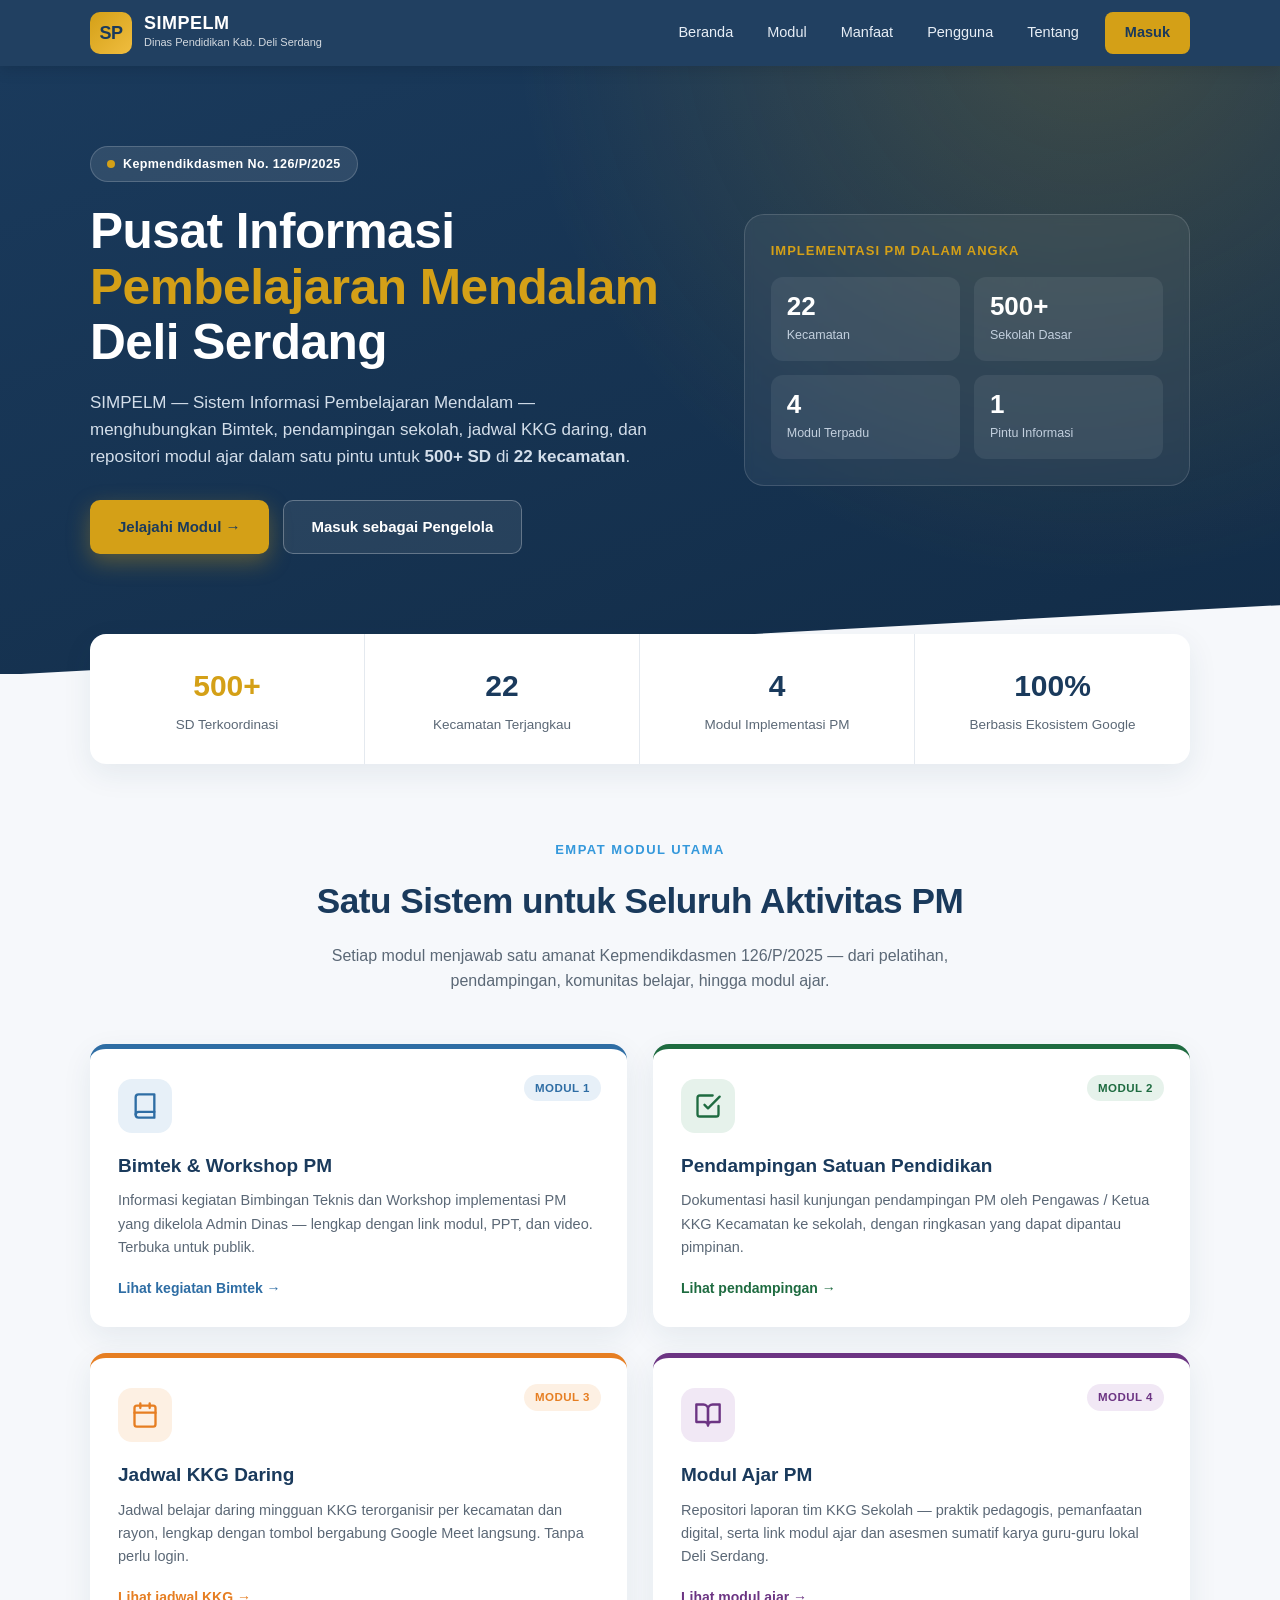
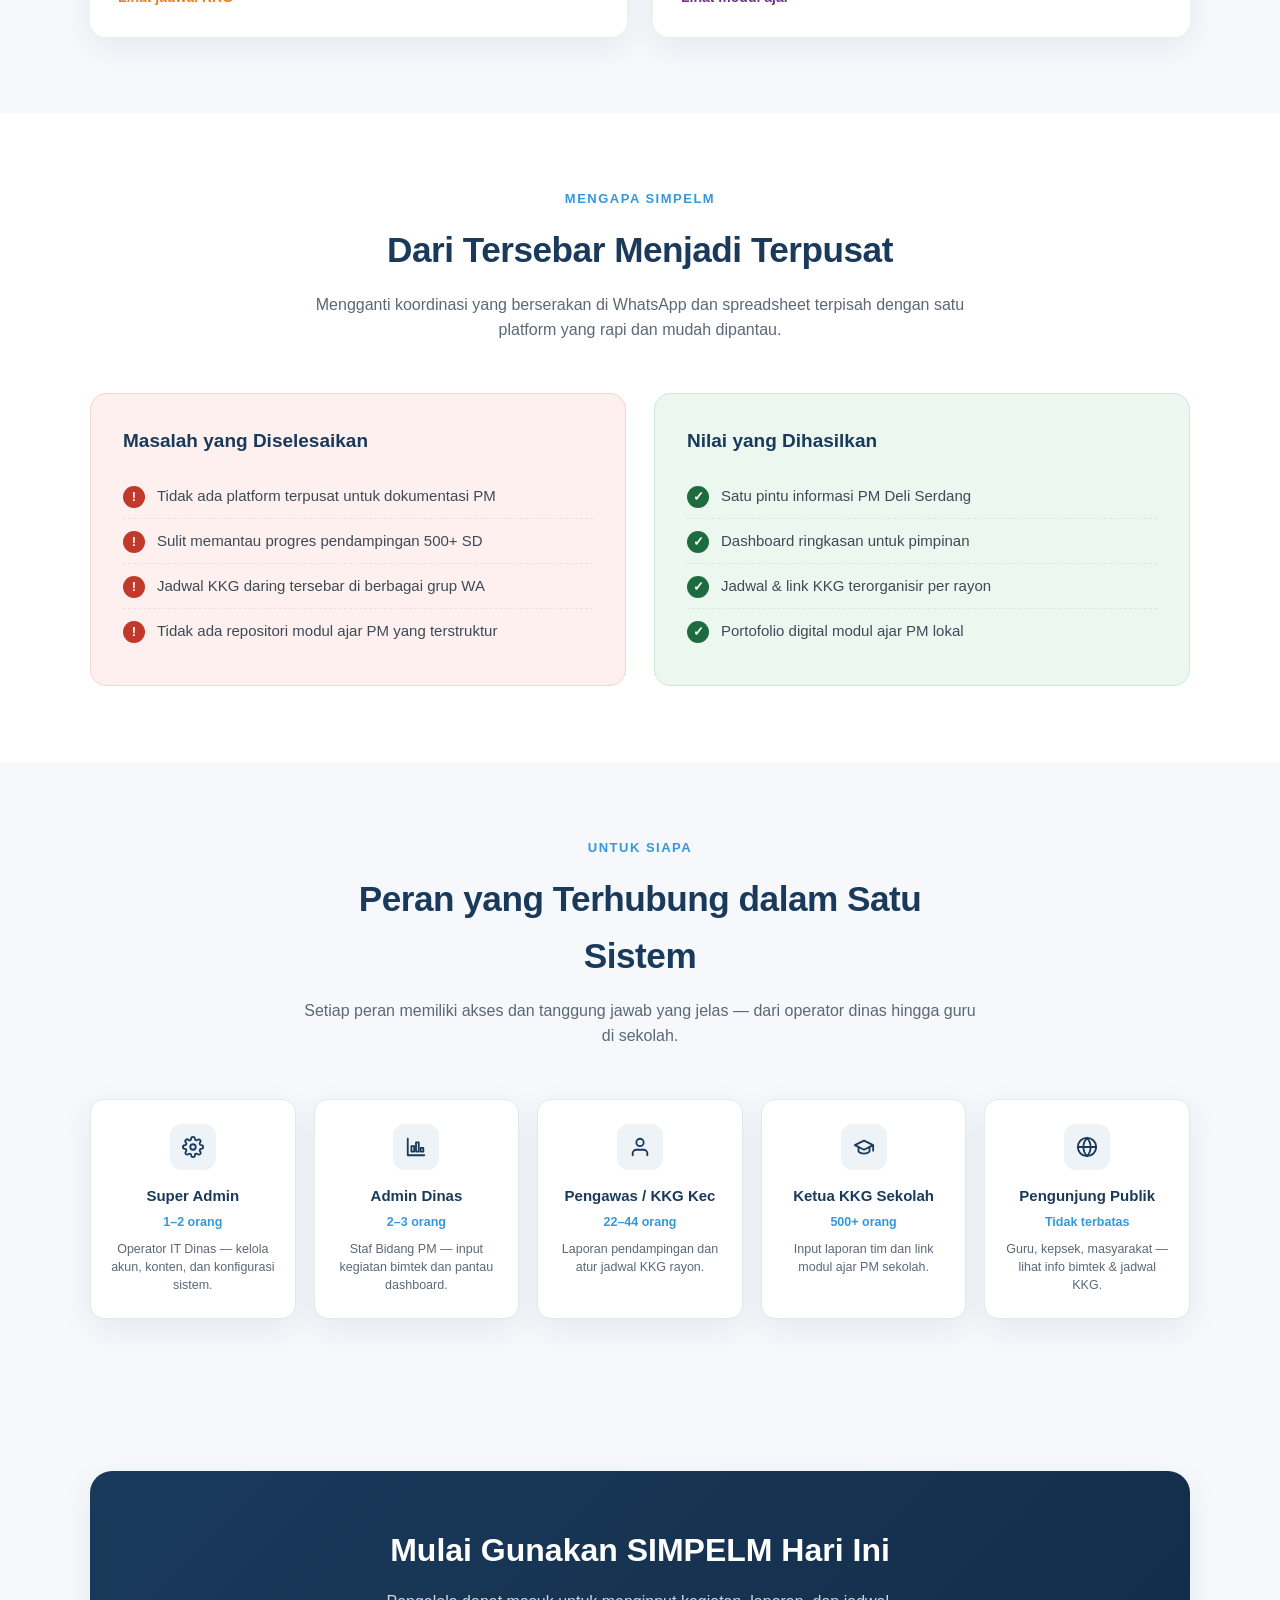
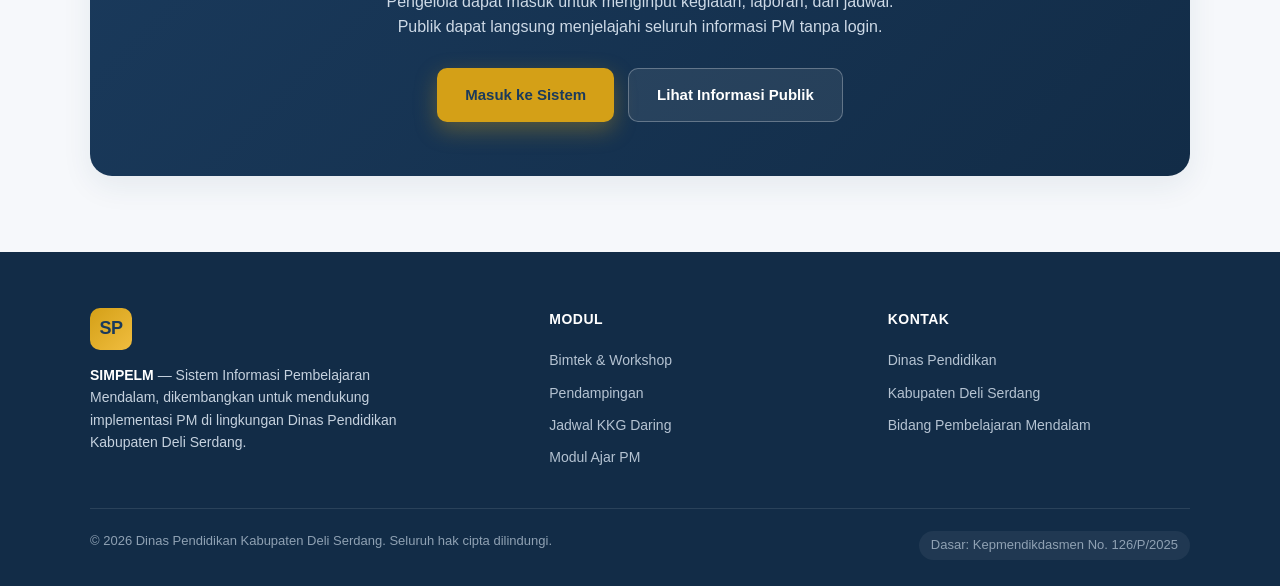
<file: index.html>
<!DOCTYPE html>
<html lang="id">
<head>
<meta charset="UTF-8" />
<meta name="viewport" content="width=device-width, initial-scale=1.0" />
<title>SIMPELM — Sistem Informasi Pembelajaran Mendalam | Dinas Pendidikan Kab. Deli Serdang</title>
<meta name="description" content="SIMPELM — Sistem Informasi Pembelajaran Mendalam Dinas Pendidikan Kabupaten Deli Serdang. Pusat informasi Bimtek, Pendampingan, Jadwal KKG Daring, dan Modul Ajar Pembelajaran Mendalam sesuai Kepmendikdasmen 126/P/2025." />
<style>
  :root {
    --navy: #1A3A5C;
    --navy-dark: #122c47;
    --gold: #D4A017;
    --accent: #3498DB;
    --m1: #2E6DA4;   /* Bimtek - biru */
    --m2: #1E6B40;   /* Pendampingan - hijau */
    --m3: #E67E22;   /* KKG Daring - oranye */
    --m4: #6C3483;   /* Modul Ajar - ungu */
    --ink: #2b3440;
    --muted: #5b6876;
    --line: #e4e9ef;
    --bg: #f6f8fb;
    --white: #ffffff;
    --radius: 16px;
    --shadow: 0 10px 30px rgba(26, 58, 92, 0.08);
    --shadow-hover: 0 18px 45px rgba(26, 58, 92, 0.16);
  }

  * { margin: 0; padding: 0; box-sizing: border-box; }

  html { scroll-behavior: smooth; }

  body {
    font-family: 'Segoe UI', Arial, Helvetica, sans-serif;
    color: var(--ink);
    background: var(--bg);
    line-height: 1.6;
    -webkit-font-smoothing: antialiased;
  }

  a { text-decoration: none; color: inherit; }

  .container {
    width: 100%;
    max-width: 1140px;
    margin: 0 auto;
    padding: 0 20px;
  }

  /* ---------- Navbar ---------- */
  .navbar {
    position: sticky;
    top: 0;
    z-index: 100;
    background: rgba(26, 58, 92, 0.97);
    backdrop-filter: blur(6px);
    color: #fff;
    box-shadow: 0 2px 16px rgba(0, 0, 0, 0.15);
  }
  .nav-inner {
    display: flex;
    align-items: center;
    justify-content: space-between;
    height: 66px;
  }
  .brand { display: flex; align-items: center; gap: 12px; }
  .brand-logo {
    width: 42px; height: 42px;
    border-radius: 10px;
    background: linear-gradient(135deg, var(--gold), #f0bd3f);
    color: var(--navy);
    display: grid; place-items: center;
    font-weight: 800; font-size: 18px;
    letter-spacing: -.5px;
    flex-shrink: 0;
  }
  .brand-text strong { display: block; font-size: 18px; letter-spacing: .5px; line-height: 1.1; }
  .brand-text span { display: block; font-size: 11px; opacity: .8; }

  .nav-links { display: flex; align-items: center; gap: 6px; }
  .nav-links a {
    padding: 8px 14px;
    border-radius: 8px;
    font-size: 14.5px;
    font-weight: 500;
    color: #e7eef6;
    transition: background .2s, color .2s;
  }
  .nav-links a:hover { background: rgba(255, 255, 255, 0.12); color: #fff; }
  .btn-login {
    background: var(--gold) !important;
    color: var(--navy) !important;
    font-weight: 700 !important;
    padding: 9px 20px !important;
    margin-left: 6px;
  }
  .btn-login:hover { background: #f0bd3f !important; }

  .nav-toggle {
    display: none;
    background: none; border: none; cursor: pointer;
    width: 42px; height: 42px;
    flex-direction: column; justify-content: center; gap: 5px;
  }
  .nav-toggle span { display: block; height: 2.5px; width: 24px; background: #fff; border-radius: 2px; transition: .3s; }

  /* ---------- Hero ---------- */
  .hero {
    background:
      radial-gradient(circle at 85% -10%, rgba(212, 160, 23, 0.22), transparent 45%),
      linear-gradient(160deg, var(--navy) 0%, var(--navy-dark) 100%);
    color: #fff;
    padding: 80px 0 96px;
    position: relative;
    overflow: hidden;
  }
  .hero::after {
    content: "";
    position: absolute; left: 0; right: 0; bottom: -1px; height: 70px;
    background: var(--bg);
    clip-path: polygon(0 100%, 100% 100%, 100% 0);
  }
  .hero-grid {
    display: grid;
    grid-template-columns: 1.15fr .85fr;
    gap: 50px;
    align-items: center;
    position: relative; z-index: 2;
  }
  .eyebrow {
    display: inline-flex; align-items: center; gap: 8px;
    background: rgba(255, 255, 255, 0.1);
    border: 1px solid rgba(255, 255, 255, 0.18);
    padding: 7px 16px; border-radius: 999px;
    font-size: 12.5px; font-weight: 600; letter-spacing: .4px;
    margin-bottom: 22px;
  }
  .eyebrow .dot { width: 8px; height: 8px; border-radius: 50%; background: var(--gold); }
  .hero h1 {
    font-size: clamp(2rem, 4.4vw, 3.1rem);
    line-height: 1.12;
    font-weight: 800;
    letter-spacing: -.5px;
    margin-bottom: 18px;
  }
  .hero h1 .accent { color: var(--gold); }
  .hero p.lead {
    font-size: 17px;
    color: #d3deea;
    max-width: 560px;
    margin-bottom: 30px;
  }
  .hero-cta { display: flex; flex-wrap: wrap; gap: 14px; }
  .btn {
    display: inline-flex; align-items: center; gap: 9px;
    padding: 14px 28px;
    border-radius: 10px;
    font-size: 15px; font-weight: 700;
    cursor: pointer; border: none;
    transition: transform .15s, box-shadow .2s, background .2s;
  }
  .btn:hover { transform: translateY(-2px); }
  .btn-primary { background: var(--gold); color: var(--navy); box-shadow: 0 8px 22px rgba(212, 160, 23, .35); }
  .btn-primary:hover { background: #f0bd3f; }
  .btn-ghost { background: rgba(255, 255, 255, 0.08); color: #fff; border: 1px solid rgba(255, 255, 255, 0.28); }
  .btn-ghost:hover { background: rgba(255, 255, 255, 0.16); }

  /* hero card */
  .hero-card {
    background: rgba(255, 255, 255, 0.06);
    border: 1px solid rgba(255, 255, 255, 0.14);
    border-radius: 20px;
    padding: 26px;
    backdrop-filter: blur(4px);
  }
  .hero-card h4 { font-size: 13px; text-transform: uppercase; letter-spacing: 1px; color: var(--gold); margin-bottom: 16px; }
  .mini-stats { display: grid; grid-template-columns: 1fr 1fr; gap: 14px; }
  .mini-stat {
    background: rgba(255, 255, 255, 0.07);
    border-radius: 12px;
    padding: 16px;
  }
  .mini-stat .num { font-size: 26px; font-weight: 800; color: #fff; line-height: 1; }
  .mini-stat .lbl { font-size: 12.5px; color: #c3d0de; margin-top: 6px; }

  /* ---------- Section base ---------- */
  section { padding: 76px 0; }
  .section-head { text-align: center; max-width: 680px; margin: 0 auto 50px; }
  .section-head .kicker {
    color: var(--accent); font-weight: 700; font-size: 13px;
    letter-spacing: 1.5px; text-transform: uppercase; margin-bottom: 12px; display: block;
  }
  .section-head h2 { font-size: clamp(1.6rem, 3vw, 2.2rem); color: var(--navy); letter-spacing: -.5px; }
  .section-head p { color: var(--muted); margin-top: 14px; font-size: 16px; }

  /* ---------- Stats strip ---------- */
  .stats-strip {
    background: #fff;
    margin-top: -40px;
    position: relative; z-index: 3;
    border-radius: var(--radius);
    box-shadow: var(--shadow);
    display: grid;
    grid-template-columns: repeat(4, 1fr);
    overflow: hidden;
  }
  .stat-cell { padding: 28px 22px; text-align: center; border-right: 1px solid var(--line); }
  .stat-cell:last-child { border-right: none; }
  .stat-cell .num { font-size: 30px; font-weight: 800; color: var(--navy); }
  .stat-cell .num span { color: var(--gold); }
  .stat-cell .lbl { font-size: 13.5px; color: var(--muted); margin-top: 4px; }

  /* ---------- Modules ---------- */
  .modules-grid { display: grid; grid-template-columns: repeat(2, 1fr); gap: 26px; }
  .module-card {
    background: #fff;
    border-radius: var(--radius);
    padding: 30px 28px 28px;
    box-shadow: var(--shadow);
    border-top: 5px solid var(--mc, var(--navy));
    position: relative;
    transition: transform .2s, box-shadow .25s;
    display: flex; flex-direction: column;
  }
  .module-card:hover { transform: translateY(-5px); box-shadow: var(--shadow-hover); }
  .module-icon {
    width: 54px; height: 54px; border-radius: 14px;
    display: grid; place-items: center;
    background: var(--mc-soft, #eef3f8);
    color: var(--mc, var(--navy));
    margin-bottom: 18px;
  }
  .module-icon svg { width: 28px; height: 28px; }
  .module-tag {
    position: absolute; top: 26px; right: 26px;
    font-size: 11.5px; font-weight: 700; letter-spacing: .5px;
    color: var(--mc, var(--navy));
    background: var(--mc-soft, #eef3f8);
    padding: 4px 11px; border-radius: 999px;
  }
  .module-card h3 { font-size: 19px; color: var(--navy); margin-bottom: 8px; }
  .module-card p { color: var(--muted); font-size: 14.5px; margin-bottom: 18px; flex-grow: 1; }
  .module-link {
    font-weight: 700; font-size: 14px; color: var(--mc, var(--navy));
    display: inline-flex; align-items: center; gap: 7px;
    transition: gap .2s;
  }
  .module-card:hover .module-link { gap: 12px; }

  /* ---------- Problem / Value ---------- */
  .pv-section { background: #fff; }
  .pv-grid { display: grid; grid-template-columns: 1fr 1fr; gap: 28px; }
  .pv-card { border-radius: var(--radius); padding: 32px; border: 1px solid var(--line); }
  .pv-card.problem { background: #fdf0ee; border-color: #f6d5cf; }
  .pv-card.value { background: #ecf7f0; border-color: #cdead9; }
  .pv-card h3 { font-size: 19px; margin-bottom: 18px; color: var(--navy); display: flex; align-items: center; gap: 10px; }
  .pv-list { list-style: none; }
  .pv-list li {
    display: flex; align-items: flex-start; gap: 12px;
    padding: 10px 0; font-size: 15px; color: #3d4a57;
    border-bottom: 1px dashed rgba(0, 0, 0, .07);
  }
  .pv-list li:last-child { border-bottom: none; }
  .pv-mark { flex-shrink: 0; width: 22px; height: 22px; border-radius: 50%; display: grid; place-items: center; font-size: 13px; font-weight: 800; color: #fff; margin-top: 2px; }
  .problem .pv-mark { background: #c0392b; }
  .value .pv-mark { background: #1E6B40; }

  /* ---------- Roles ---------- */
  .roles-grid { display: grid; grid-template-columns: repeat(5, 1fr); gap: 18px; }
  .role-card {
    background: #fff; border-radius: 14px; padding: 24px 18px; text-align: center;
    box-shadow: var(--shadow); border: 1px solid var(--line);
  }
  .role-ico { width: 46px; height: 46px; margin: 0 auto 14px; border-radius: 12px; background: #eef3f8; color: var(--navy); display: grid; place-items: center; }
  .role-card h4 { font-size: 15px; color: var(--navy); margin-bottom: 4px; }
  .role-card .count { font-size: 12.5px; color: var(--accent); font-weight: 700; margin-bottom: 8px; }
  .role-card p { font-size: 12.5px; color: var(--muted); line-height: 1.45; }

  /* ---------- CTA band ---------- */
  .cta-band {
    background: linear-gradient(135deg, var(--navy), var(--navy-dark));
    border-radius: 22px;
    padding: 54px 40px;
    text-align: center;
    color: #fff;
    box-shadow: var(--shadow);
  }
  .cta-band h2 { font-size: clamp(1.5rem, 3vw, 2rem); margin-bottom: 12px; }
  .cta-band p { color: #cdd9e6; max-width: 540px; margin: 0 auto 28px; }

  /* ---------- Footer ---------- */
  footer {
    background: var(--navy-dark);
    color: #c5d1de;
    padding: 56px 0 26px;
  }
  .footer-grid { display: grid; grid-template-columns: 1.4fr 1fr 1fr; gap: 36px; padding-bottom: 34px; border-bottom: 1px solid rgba(255, 255, 255, .1); }
  .footer-brand .brand-logo { margin-bottom: 14px; }
  .footer-brand p { font-size: 14px; max-width: 320px; }
  .footer-col h5 { color: #fff; font-size: 14px; letter-spacing: .5px; margin-bottom: 14px; text-transform: uppercase; }
  .footer-col a, .footer-col p { display: block; font-size: 14px; padding: 5px 0; color: #b5c3d2; }
  .footer-col a:hover { color: var(--gold); }
  .footer-bottom { padding-top: 22px; display: flex; justify-content: space-between; flex-wrap: wrap; gap: 10px; font-size: 13px; color: #8fa1b3; }
  .footer-bottom .src { background: rgba(255,255,255,.06); padding: 4px 12px; border-radius: 999px; }

  /* ---------- Reveal animation ---------- */
  .reveal { opacity: 0; transform: translateY(24px); transition: opacity .6s ease, transform .6s ease; }
  .reveal.in { opacity: 1; transform: none; }

  /* ---------- Responsive ---------- */
  @media (max-width: 900px) {
    .hero-grid { grid-template-columns: 1fr; gap: 36px; }
    .hero-card { max-width: 460px; }
    .stats-strip { grid-template-columns: 1fr 1fr; }
    .stat-cell:nth-child(2) { border-right: none; }
    .stat-cell:nth-child(1), .stat-cell:nth-child(2) { border-bottom: 1px solid var(--line); }
    .roles-grid { grid-template-columns: repeat(2, 1fr); }
  }
  @media (max-width: 720px) {
    .nav-toggle { display: flex; }
    .nav-links {
      position: absolute; top: 66px; left: 0; right: 0;
      flex-direction: column; align-items: stretch; gap: 2px;
      background: var(--navy-dark); padding: 12px 16px 18px;
      box-shadow: 0 14px 24px rgba(0,0,0,.25);
      display: none;
    }
    .nav-links.open { display: flex; }
    .nav-links a { padding: 12px 14px; }
    .btn-login { margin-left: 0 !important; text-align: center; }
    .modules-grid, .pv-grid { grid-template-columns: 1fr; }
    section { padding: 56px 0; }
  }
  @media (max-width: 460px) {
    .roles-grid { grid-template-columns: 1fr; }
    .mini-stats { grid-template-columns: 1fr; }
    .footer-grid { grid-template-columns: 1fr; gap: 26px; }
  }
</style>
</head>
<body>

<!-- ===== Navbar ===== -->
<header class="navbar">
  <div class="container nav-inner">
    <a href="#beranda" class="brand" aria-label="SIMPELM Beranda">
      <span class="brand-logo">SP</span>
      <span class="brand-text">
        <strong>SIMPELM</strong>
        <span>Dinas Pendidikan Kab. Deli Serdang</span>
      </span>
    </a>
    <nav class="nav-links" id="navLinks">
      <a href="#beranda">Beranda</a>
      <a href="#modul">Modul</a>
      <a href="#manfaat">Manfaat</a>
      <a href="#pengguna">Pengguna</a>
      <a href="#tentang">Tentang</a>
      <a href="login.html" class="btn-login">Masuk</a>
    </nav>
    <button class="nav-toggle" id="navToggle" aria-label="Buka menu">
      <span></span><span></span><span></span>
    </button>
  </div>
</header>

<!-- ===== Hero ===== -->
<section class="hero" id="beranda" style="padding-bottom:120px;">
  <div class="container hero-grid">
    <div>
      <span class="eyebrow"><span class="dot"></span> Kepmendikdasmen No. 126/P/2025</span>
      <h1>Pusat Informasi <span class="accent">Pembelajaran Mendalam</span> Deli Serdang</h1>
      <p class="lead">
        SIMPELM — Sistem Informasi Pembelajaran Mendalam — menghubungkan Bimtek, pendampingan
        sekolah, jadwal KKG daring, dan repositori modul ajar dalam satu pintu untuk
        <strong>500+ SD</strong> di <strong>22 kecamatan</strong>.
      </p>
      <div class="hero-cta">
        <a href="#modul" class="btn btn-primary">Jelajahi Modul →</a>
        <a href="login.html" class="btn btn-ghost">Masuk sebagai Pengelola</a>
      </div>
    </div>
    <div class="hero-card">
      <h4>Implementasi PM dalam Angka</h4>
      <div class="mini-stats">
        <div class="mini-stat"><div class="num">22</div><div class="lbl">Kecamatan</div></div>
        <div class="mini-stat"><div class="num">500+</div><div class="lbl">Sekolah Dasar</div></div>
        <div class="mini-stat"><div class="num">4</div><div class="lbl">Modul Terpadu</div></div>
        <div class="mini-stat"><div class="num">1</div><div class="lbl">Pintu Informasi</div></div>
      </div>
    </div>
  </div>
</section>

<!-- ===== Stats strip ===== -->
<div class="container">
  <div class="stats-strip reveal">
    <div class="stat-cell"><div class="num"><span>500+</span></div><div class="lbl">SD Terkoordinasi</div></div>
    <div class="stat-cell"><div class="num">22</div><div class="lbl">Kecamatan Terjangkau</div></div>
    <div class="stat-cell"><div class="num">4</div><div class="lbl">Modul Implementasi PM</div></div>
    <div class="stat-cell"><div class="num">100%</div><div class="lbl">Berbasis Ekosistem Google</div></div>
  </div>
</div>

<!-- ===== Modules ===== -->
<section id="modul">
  <div class="container">
    <div class="section-head reveal">
      <span class="kicker">Empat Modul Utama</span>
      <h2>Satu Sistem untuk Seluruh Aktivitas PM</h2>
      <p>Setiap modul menjawab satu amanat Kepmendikdasmen 126/P/2025 — dari pelatihan, pendampingan, komunitas belajar, hingga modul ajar.</p>
    </div>

    <div class="modules-grid">
      <!-- Modul 1 -->
      <article class="module-card reveal" style="--mc:var(--m1); --mc-soft:#e7f0f8;">
        <span class="module-tag">MODUL 1</span>
        <div class="module-icon">
          <svg viewBox="0 0 24 24" fill="none" stroke="currentColor" stroke-width="2" stroke-linecap="round" stroke-linejoin="round"><path d="M4 19.5A2.5 2.5 0 0 1 6.5 17H20"/><path d="M6.5 2H20v20H6.5A2.5 2.5 0 0 1 4 19.5v-15A2.5 2.5 0 0 1 6.5 2z"/></svg>
        </div>
        <h3>Bimtek &amp; Workshop PM</h3>
        <p>Informasi kegiatan Bimbingan Teknis dan Workshop implementasi PM yang dikelola Admin Dinas — lengkap dengan link modul, PPT, dan video. Terbuka untuk publik.</p>
        <a href="bimtek.html" class="module-link">Lihat kegiatan Bimtek →</a>
      </article>

      <!-- Modul 2 -->
      <article class="module-card reveal" style="--mc:var(--m2); --mc-soft:#e6f2eb;">
        <span class="module-tag">MODUL 2</span>
        <div class="module-icon">
          <svg viewBox="0 0 24 24" fill="none" stroke="currentColor" stroke-width="2" stroke-linecap="round" stroke-linejoin="round"><path d="M9 11l3 3L22 4"/><path d="M21 12v7a2 2 0 0 1-2 2H5a2 2 0 0 1-2-2V5a2 2 0 0 1 2-2h11"/></svg>
        </div>
        <h3>Pendampingan Satuan Pendidikan</h3>
        <p>Dokumentasi hasil kunjungan pendampingan PM oleh Pengawas / Ketua KKG Kecamatan ke sekolah, dengan ringkasan yang dapat dipantau pimpinan.</p>
        <a href="pendampingan.html" class="module-link">Lihat pendampingan →</a>
      </article>

      <!-- Modul 3 -->
      <article class="module-card reveal" style="--mc:var(--m3); --mc-soft:#fdf0e3;">
        <span class="module-tag">MODUL 3</span>
        <div class="module-icon">
          <svg viewBox="0 0 24 24" fill="none" stroke="currentColor" stroke-width="2" stroke-linecap="round" stroke-linejoin="round"><rect x="3" y="4" width="18" height="18" rx="2"/><path d="M16 2v4M8 2v4M3 10h18"/></svg>
        </div>
        <h3>Jadwal KKG Daring</h3>
        <p>Jadwal belajar daring mingguan KKG terorganisir per kecamatan dan rayon, lengkap dengan tombol bergabung Google Meet langsung. Tanpa perlu login.</p>
        <a href="kkg.html" class="module-link">Lihat jadwal KKG →</a>
      </article>

      <!-- Modul 4 -->
      <article class="module-card reveal" style="--mc:var(--m4); --mc-soft:#f1e8f5;">
        <span class="module-tag">MODUL 4</span>
        <div class="module-icon">
          <svg viewBox="0 0 24 24" fill="none" stroke="currentColor" stroke-width="2" stroke-linecap="round" stroke-linejoin="round"><path d="M2 3h6a4 4 0 0 1 4 4v14a3 3 0 0 0-3-3H2z"/><path d="M22 3h-6a4 4 0 0 0-4 4v14a3 3 0 0 1 3-3h7z"/></svg>
        </div>
        <h3>Modul Ajar PM</h3>
        <p>Repositori laporan tim KKG Sekolah — praktik pedagogis, pemanfaatan digital, serta link modul ajar dan asesmen sumatif karya guru-guru lokal Deli Serdang.</p>
        <a href="modul-ajar.html" class="module-link">Lihat modul ajar →</a>
      </article>
    </div>
  </div>
</section>

<!-- ===== Problem / Value ===== -->
<section class="pv-section" id="manfaat">
  <div class="container">
    <div class="section-head reveal">
      <span class="kicker">Mengapa SIMPELM</span>
      <h2>Dari Tersebar Menjadi Terpusat</h2>
      <p>Mengganti koordinasi yang berserakan di WhatsApp dan spreadsheet terpisah dengan satu platform yang rapi dan mudah dipantau.</p>
    </div>
    <div class="pv-grid">
      <div class="pv-card problem reveal">
        <h3>Masalah yang Diselesaikan</h3>
        <ul class="pv-list">
          <li><span class="pv-mark">!</span> Tidak ada platform terpusat untuk dokumentasi PM</li>
          <li><span class="pv-mark">!</span> Sulit memantau progres pendampingan 500+ SD</li>
          <li><span class="pv-mark">!</span> Jadwal KKG daring tersebar di berbagai grup WA</li>
          <li><span class="pv-mark">!</span> Tidak ada repositori modul ajar PM yang terstruktur</li>
        </ul>
      </div>
      <div class="pv-card value reveal">
        <h3>Nilai yang Dihasilkan</h3>
        <ul class="pv-list">
          <li><span class="pv-mark">✓</span> Satu pintu informasi PM Deli Serdang</li>
          <li><span class="pv-mark">✓</span> Dashboard ringkasan untuk pimpinan</li>
          <li><span class="pv-mark">✓</span> Jadwal &amp; link KKG terorganisir per rayon</li>
          <li><span class="pv-mark">✓</span> Portofolio digital modul ajar PM lokal</li>
        </ul>
      </div>
    </div>
  </div>
</section>

<!-- ===== Roles ===== -->
<section id="pengguna">
  <div class="container">
    <div class="section-head reveal">
      <span class="kicker">Untuk Siapa</span>
      <h2>Peran yang Terhubung dalam Satu Sistem</h2>
      <p>Setiap peran memiliki akses dan tanggung jawab yang jelas — dari operator dinas hingga guru di sekolah.</p>
    </div>
    <div class="roles-grid">
      <div class="role-card reveal">
        <div class="role-ico"><svg viewBox="0 0 24 24" width="22" height="22" fill="none" stroke="currentColor" stroke-width="2" stroke-linecap="round" stroke-linejoin="round"><path d="M12 15a3 3 0 1 0 0-6 3 3 0 0 0 0 6z"/><path d="M19.4 15a1.65 1.65 0 0 0 .33 1.82l.06.06a2 2 0 1 1-2.83 2.83l-.06-.06a1.65 1.65 0 0 0-1.82-.33 1.65 1.65 0 0 0-1 1.51V21a2 2 0 0 1-4 0v-.09A1.65 1.65 0 0 0 9 19.4a1.65 1.65 0 0 0-1.82.33l-.06.06a2 2 0 1 1-2.83-2.83l.06-.06a1.65 1.65 0 0 0 .33-1.82 1.65 1.65 0 0 0-1.51-1H3a2 2 0 0 1 0-4h.09A1.65 1.65 0 0 0 4.6 9a1.65 1.65 0 0 0-.33-1.82l-.06-.06a2 2 0 1 1 2.83-2.83l.06.06a1.65 1.65 0 0 0 1.82.33H9a1.65 1.65 0 0 0 1-1.51V3a2 2 0 0 1 4 0v.09a1.65 1.65 0 0 0 1 1.51 1.65 1.65 0 0 0 1.82-.33l.06-.06a2 2 0 1 1 2.83 2.83l-.06.06a1.65 1.65 0 0 0-.33 1.82V9a1.65 1.65 0 0 0 1.51 1H21a2 2 0 0 1 0 4h-.09a1.65 1.65 0 0 0-1.51 1z"/></svg></div>
        <h4>Super Admin</h4>
        <div class="count">1–2 orang</div>
        <p>Operator IT Dinas — kelola akun, konten, dan konfigurasi sistem.</p>
      </div>
      <div class="role-card reveal">
        <div class="role-ico"><svg viewBox="0 0 24 24" width="22" height="22" fill="none" stroke="currentColor" stroke-width="2" stroke-linecap="round" stroke-linejoin="round"><path d="M3 3v18h18"/><rect x="7" y="11" width="3" height="6"/><rect x="12" y="7" width="3" height="10"/><rect x="17" y="13" width="3" height="4"/></svg></div>
        <h4>Admin Dinas</h4>
        <div class="count">2–3 orang</div>
        <p>Staf Bidang PM — input kegiatan bimtek dan pantau dashboard.</p>
      </div>
      <div class="role-card reveal">
        <div class="role-ico"><svg viewBox="0 0 24 24" width="22" height="22" fill="none" stroke="currentColor" stroke-width="2" stroke-linecap="round" stroke-linejoin="round"><path d="M20 21v-2a4 4 0 0 0-4-4H8a4 4 0 0 0-4 4v2"/><circle cx="12" cy="7" r="4"/></svg></div>
        <h4>Pengawas / KKG Kec</h4>
        <div class="count">22–44 orang</div>
        <p>Laporan pendampingan dan atur jadwal KKG rayon.</p>
      </div>
      <div class="role-card reveal">
        <div class="role-ico"><svg viewBox="0 0 24 24" width="22" height="22" fill="none" stroke="currentColor" stroke-width="2" stroke-linecap="round" stroke-linejoin="round"><path d="M22 10v6M2 10l10-5 10 5-10 5z"/><path d="M6 12v5c3 3 9 3 12 0v-5"/></svg></div>
        <h4>Ketua KKG Sekolah</h4>
        <div class="count">500+ orang</div>
        <p>Input laporan tim dan link modul ajar PM sekolah.</p>
      </div>
      <div class="role-card reveal">
        <div class="role-ico"><svg viewBox="0 0 24 24" width="22" height="22" fill="none" stroke="currentColor" stroke-width="2" stroke-linecap="round" stroke-linejoin="round"><circle cx="12" cy="12" r="10"/><path d="M2 12h20M12 2a15.3 15.3 0 0 1 4 10 15.3 15.3 0 0 1-4 10 15.3 15.3 0 0 1-4-10 15.3 15.3 0 0 1 4-10z"/></svg></div>
        <h4>Pengunjung Publik</h4>
        <div class="count">Tidak terbatas</div>
        <p>Guru, kepsek, masyarakat — lihat info bimtek &amp; jadwal KKG.</p>
      </div>
    </div>
  </div>
</section>

<!-- ===== CTA ===== -->
<section>
  <div class="container">
    <div class="cta-band reveal">
      <h2>Mulai Gunakan SIMPELM Hari Ini</h2>
      <p>Pengelola dapat masuk untuk menginput kegiatan, laporan, dan jadwal. Publik dapat langsung menjelajahi seluruh informasi PM tanpa login.</p>
      <div class="hero-cta" style="justify-content:center;">
        <a href="login.html" class="btn btn-primary">Masuk ke Sistem</a>
        <a href="#modul" class="btn btn-ghost">Lihat Informasi Publik</a>
      </div>
    </div>
  </div>
</section>

<!-- ===== Footer ===== -->
<footer id="tentang">
  <div class="container">
    <div class="footer-grid">
      <div class="footer-brand">
        <span class="brand-logo">SP</span>
        <p><strong style="color:#fff;">SIMPELM</strong> — Sistem Informasi Pembelajaran Mendalam, dikembangkan untuk mendukung implementasi PM di lingkungan Dinas Pendidikan Kabupaten Deli Serdang.</p>
      </div>
      <div class="footer-col">
        <h5>Modul</h5>
        <a href="bimtek.html">Bimtek &amp; Workshop</a>
        <a href="pendampingan.html">Pendampingan</a>
        <a href="kkg.html">Jadwal KKG Daring</a>
        <a href="modul-ajar.html">Modul Ajar PM</a>
      </div>
      <div class="footer-col">
        <h5>Kontak</h5>
        <p>Dinas Pendidikan</p>
        <p>Kabupaten Deli Serdang</p>
        <p>Bidang Pembelajaran Mendalam</p>
      </div>
    </div>
    <div class="footer-bottom">
      <span>© 2026 Dinas Pendidikan Kabupaten Deli Serdang. Seluruh hak cipta dilindungi.</span>
      <span class="src">Dasar: Kepmendikdasmen No. 126/P/2025</span>
    </div>
  </div>
</footer>

<script>
  // Mobile nav toggle
  const toggle = document.getElementById('navToggle');
  const links = document.getElementById('navLinks');
  toggle.addEventListener('click', () => links.classList.toggle('open'));
  links.querySelectorAll('a').forEach(a =>
    a.addEventListener('click', () => links.classList.remove('open'))
  );

  // Scroll reveal
  const io = new IntersectionObserver((entries) => {
    entries.forEach(e => { if (e.isIntersecting) { e.target.classList.add('in'); io.unobserve(e.target); } });
  }, { threshold: 0.12 });
  document.querySelectorAll('.reveal').forEach(el => io.observe(el));
</script>
</body>
</html>
</file>
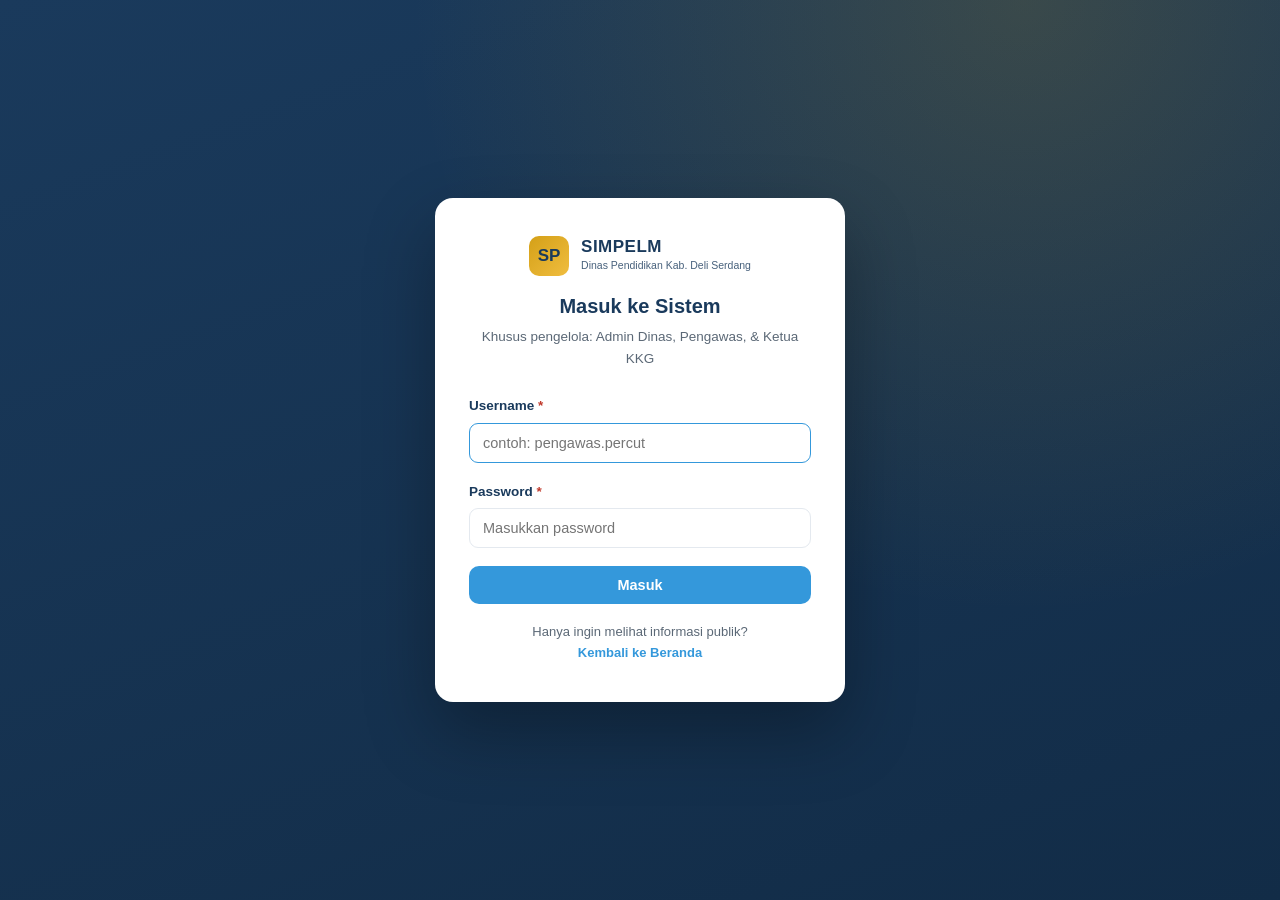
<file: akun.html>
<!DOCTYPE html>
<html lang="id">
<head>
<meta charset="UTF-8" />
<meta name="viewport" content="width=device-width, initial-scale=1.0" />
<title>Kelola Akun — SIMPELM</title>
<link rel="stylesheet" href="assets/css/app.css" />
</head>
<body>
<header id="navbar"></header>

<section class="page-head" style="--ph:var(--role-super);">
  <div class="container">
    <span class="kicker">Super Admin</span>
    <h1>Kelola Akun Pengguna</h1>
    <p>Buat, nonaktifkan, dan reset password akun Admin Dinas, Pengawas, dan Ketua KKG Sekolah.</p>
  </div>
</section>

<main class="page-body">
  <div class="container">
    <div class="toolbar">
      <div class="grow"><label>Cari</label><input type="search" id="search" placeholder="Cari username atau nama…" /></div>
      <div><label>Peran</label><select id="fRole"><option value="">Semua</option>
        <option value="admin">Admin Dinas</option><option value="pengawas">Pengawas / KKG Kec</option>
        <option value="kkg_sekolah">Ketua KKG Sekolah</option><option value="super_admin">Super Admin</option></select></div>
      <button class="btn btn-ghost" id="btnGenerate">⚡ Generate dari Data Master</button>
      <button class="btn btn-ghost" id="btnImport">⬆ Import CSV</button>
      <button class="btn btn-gold" id="btnAdd">+ Tambah Akun</button>
    </div>
    <div id="table"></div>
  </div>
</main>

<footer id="footer"></footer>

<div class="modal-overlay" id="formModal">
  <div class="modal">
    <div class="modal-head"><h3 id="fTitle">Tambah Akun</h3><button class="modal-close" data-close>&times;</button></div>
    <form id="form">
      <div class="modal-body">
        <input type="hidden" id="id" />
        <div class="form-grid">
          <div class="field"><label>Username <span class="req">*</span></label><input id="username" required /></div>
          <div class="field" id="pwField"><label>Password Awal <span class="req">*</span></label><input id="password" placeholder="min. 8 karakter" /></div>
        </div>
        <div class="field"><label>Nama Lengkap <span class="req">*</span></label><input id="nama_lengkap" required /></div>
        <div class="field"><label>Peran <span class="req">*</span></label>
          <select id="role" required>
            <option value="admin">Admin Dinas</option>
            <option value="pengawas">Pengawas / Ketua KKG Kecamatan</option>
            <option value="kkg_sekolah">Ketua KKG Sekolah</option>
            <option value="super_admin">Super Admin</option>
          </select>
        </div>
        <div class="form-grid">
          <div class="field"><label>Kecamatan</label><input id="kecamatan" placeholder="cth: Percut Sei Tuan" /></div>
          <div class="field"><label>Sekolah</label><input id="sekolah" placeholder="khusus Ketua KKG Sekolah" /></div>
        </div>
      </div>
      <div class="modal-foot"><button type="button" class="btn btn-ghost btn-sm" data-close>Batal</button><button type="submit" class="btn btn-primary btn-sm">Simpan</button></div>
    </form>
  </div>
</div>

<!-- Modal Import CSV -->
<div class="modal-overlay" id="importModal">
  <div class="modal">
    <div class="modal-head"><h3>Import Akun dari CSV</h3><button class="modal-close" data-close>&times;</button></div>
    <div class="modal-body">
      <p style="font-size:14px;color:#5b6876;margin-bottom:12px">
        Unggah file <b>CSV</b> dengan kolom (baris pertama = judul):
        <code style="display:block;background:#f6f8fb;padding:8px 10px;border-radius:8px;margin-top:6px;font-size:12.5px">username,password,role,nama_lengkap,kecamatan,sekolah</code>
      </p>
      <p style="font-size:12.5px;color:#5b6876;margin-bottom:14px">
        • <b>role</b> diisi: <code>admin</code>, <code>pengawas</code>, atau <code>kkg_sekolah</code>.<br>
        • Kolom <b>password</b> boleh dikosongkan → sistem membuat otomatis.<br>
        • Username yang sudah ada akan dilewati.
      </p>
      <button type="button" class="btn btn-ghost btn-sm" id="btnTemplate" style="margin-bottom:16px">⬇ Unduh Template CSV</button>

      <div class="field"><label>Pilih file CSV <span class="req">*</span></label><input type="file" id="csvFile" accept=".csv,text/csv" /></div>
      <div class="field"><label>Password awal (opsional)</label><input id="impPwd" placeholder="kosongkan = acak per akun" /><div class="hint">Jika diisi, semua akun pada file ini memakai password ini (wajib diganti saat login pertama).</div></div>
      <div id="impPreview" class="text-muted" style="font-size:13px"></div>
    </div>
    <div class="modal-foot">
      <button type="button" class="btn btn-ghost btn-sm" data-close>Batal</button>
      <button type="button" class="btn btn-primary btn-sm" id="btnDoImport" disabled>Proses Import</button>
    </div>
  </div>
</div>

<!-- Modal Generate dari Master -->
<div class="modal-overlay" id="genModal">
  <div class="modal">
    <div class="modal-head"><h3>Generate Akun dari Data Master</h3><button class="modal-close" data-close>&times;</button></div>
    <div class="modal-body">
      <p style="font-size:14px;color:#5b6876;margin-bottom:14px">
        Membuat akun otomatis dari tab <b>3_Sekolah</b> &amp; <b>2_Kecamatan</b>. Akun yang sudah ada dilewati,
        jadi aman dijalankan ulang. Daftar username &amp; password tersimpan di tab <b>_Kredensial</b> untuk dibagikan.
      </p>
      <label style="display:flex;gap:10px;align-items:flex-start;margin-bottom:10px;font-size:14px;cursor:pointer">
        <input type="checkbox" id="genKKG" checked style="width:auto;margin-top:3px">
        <span><b>Ketua KKG Sekolah</b> — 1 akun per sekolah aktif. Username <code>kkg&lt;NPSN&gt;</code>, password awal = NPSN.</span>
      </label>
      <label style="display:flex;gap:10px;align-items:flex-start;margin-bottom:16px;font-size:14px;cursor:pointer">
        <input type="checkbox" id="genPengawas" checked style="width:auto;margin-top:3px">
        <span><b>Pengawas</b> — 1 akun per kecamatan. Username <code>pengawas.&lt;kecamatan&gt;</code>.</span>
      </label>
      <div class="field"><label>Samakan password awal semua akun (opsional)</label><input id="genPwd" placeholder="cth: Guru#2026 — kosongkan untuk default per peran" /><div class="hint">Kosong = KKG pakai NPSN, Pengawas pakai password acak. Apa pun pilihannya, semua wajib diganti saat login pertama.</div></div>
    </div>
    <div class="modal-foot">
      <button type="button" class="btn btn-ghost btn-sm" data-close>Batal</button>
      <button type="button" class="btn btn-gold btn-sm" id="btnDoGen">Generate Sekarang</button>
    </div>
  </div>
</div>

<script src="assets/js/config.js"></script>
<script src="assets/js/app.js"></script>
<script>
  let all = [];
  const ROLE_LABEL = { super_admin:"Super Admin", admin:"Admin Dinas", pengawas:"Pengawas / KKG Kec", kkg_sekolah:"Ketua KKG Sekolah" };
  const ROLE_CHIP = { super_admin:"chip-purple", admin:"chip-blue", pengawas:"chip-green", kkg_sekolah:"chip-orange" };

  const sess = requireAuth(["super_admin"]);
  if (sess) {
    document.addEventListener("DOMContentLoaded", () => {
      setupModals();
      document.getElementById("search").addEventListener("input", render);
      document.getElementById("fRole").addEventListener("change", load);
      document.getElementById("btnAdd").addEventListener("click", () => openForm());
      document.getElementById("form").addEventListener("submit", save);
      document.getElementById("btnImport").addEventListener("click", () => { resetImport(); show("importModal"); });
      document.getElementById("btnGenerate").addEventListener("click", () => show("genModal"));
      document.getElementById("btnTemplate").addEventListener("click", downloadTemplate);
      document.getElementById("csvFile").addEventListener("change", previewCsv);
      document.getElementById("btnDoImport").addEventListener("click", doImport);
      document.getElementById("btnDoGen").addEventListener("click", doGenerate);
      load();
    });
  }

  async function load() {
    UI.loading(true);
    try {
      const role = document.getElementById("fRole").value;
      all = await API.call("listUsers", role ? { role } : {}, { auth: true });
      render();
    } catch (err) { UI.toast(err.message, "error", 4000); }
    finally { UI.loading(false); }
  }

  function render() {
    const q = document.getElementById("search").value.toLowerCase().trim();
    let rows = all.filter(u => !q || `${u.username} ${u.nama_lengkap}`.toLowerCase().includes(q));
    const cols = [
      { key: "username", label: "Username" },
      { key: "nama_lengkap", label: "Nama Lengkap" },
      { key: "role", label: "Peran", render: r => `<span class="chip ${ROLE_CHIP[r.role]||"chip-gray"}">${ROLE_LABEL[r.role]||r.role}</span>` },
      { key: "kecamatan", label: "Kecamatan/Sekolah", render: r => escapeHtml([r.kecamatan, r.sekolah].filter(Boolean).join(" / ") || "-") },
      { key: "status", label: "Status", render: r => `<span class="chip ${String(r.status).toLowerCase()==="nonaktif"?"chip-inactive":"chip-active"}">${escapeHtml(r.status||"aktif")}</span>` },
      { key: "_act", label: "Aksi", render: r => `<div class="table-actions">
          <button class="btn btn-ghost btn-sm" data-edit="${r.id}">Edit</button>
          <button class="btn btn-ghost btn-sm" data-toggle="${r.id}">${String(r.status).toLowerCase()==="nonaktif"?"Aktifkan":"Nonaktifkan"}</button>
          <button class="btn btn-ghost btn-sm" data-reset="${r.id}">Reset PW</button>
        </div>` }
    ];
    new DataTable({ mount: "#table", columns: cols, rows, emptyText: "Belum ada akun." });
    const t = document.getElementById("table");
    t.querySelectorAll("[data-edit]").forEach(el=>el.onclick=()=>openForm(el.dataset.edit));
    t.querySelectorAll("[data-toggle]").forEach(el=>el.onclick=()=>toggle(el.dataset.toggle));
    t.querySelectorAll("[data-reset]").forEach(el=>el.onclick=()=>resetPw(el.dataset.reset));
  }

  function openForm(id) {
    document.getElementById("form").reset();
    document.getElementById("id").value = "";
    document.getElementById("username").disabled = false;
    document.getElementById("pwField").style.display = "";
    document.getElementById("fTitle").textContent = "Tambah Akun";
    if (id) {
      const u = all.find(x => x.id == id);
      document.getElementById("fTitle").textContent = "Edit Akun";
      document.getElementById("id").value = u.id;
      document.getElementById("username").value = u.username;
      document.getElementById("username").disabled = true;
      document.getElementById("pwField").style.display = "none";
      document.getElementById("nama_lengkap").value = u.nama_lengkap;
      document.getElementById("role").value = u.role;
      document.getElementById("kecamatan").value = u.kecamatan || "";
      document.getElementById("sekolah").value = u.sekolah || "";
    }
    show("formModal");
  }

  async function save(e) {
    e.preventDefault();
    const id = document.getElementById("id").value;
    const data = {
      id, username: document.getElementById("username").value.trim(),
      password: document.getElementById("password").value,
      nama_lengkap: document.getElementById("nama_lengkap").value.trim(),
      role: document.getElementById("role").value,
      kecamatan: document.getElementById("kecamatan").value.trim(),
      sekolah: document.getElementById("sekolah").value.trim()
    };
    if (!id && data.password.length < 8) return UI.toast("Password awal minimal 8 karakter.", "error");
    UI.loading(true);
    try { await API.call("saveUser", { data }, { auth: true }); hideAll(); UI.toast("Akun tersimpan.", "success"); await load(); }
    catch (err) { UI.toast(err.message, "error", 4000); }
    finally { UI.loading(false); }
  }

  async function toggle(id) {
    UI.loading(true);
    try { const r = await API.call("toggleUser", { id }, { auth: true }); UI.toast("Status: " + r.status, "success"); await load(); }
    catch (err) { UI.toast(err.message, "error", 4000); }
    finally { UI.loading(false); }
  }

  async function resetPw(id) {
    const u = all.find(x => x.id == id);
    if (!(await UI.confirm(`Reset password ${u.username} ke password default?`, { okLabel: "Reset", danger: false }))) return;
    UI.loading(true);
    try { const r = await API.call("resetPassword", { id }, { auth: true }); UI.toast("Password direset ke: " + r.defaultPassword, "success", 6000); }
    catch (err) { UI.toast(err.message, "error", 4000); }
    finally { UI.loading(false); }
  }

  /* ---------- Import CSV ---------- */
  let parsedRecords = [];
  const CSV_HEADERS = ["username","password","role","nama_lengkap","kecamatan","sekolah"];

  function resetImport() {
    parsedRecords = [];
    document.getElementById("csvFile").value = "";
    document.getElementById("impPwd").value = "";
    document.getElementById("impPreview").innerHTML = "";
    document.getElementById("btnDoImport").disabled = true;
  }

  function downloadTemplate() {
    const sample = CSV_HEADERS.join(",") + "\n" +
      "admin.budi,,admin,Budi Santoso,,\n" +
      "pengawas.lubukpakam,,pengawas,Pak Darmawan,Lubuk Pakam,\n" +
      "kkg10213001,,kkg_sekolah,Bu Rina,Percut Sei Tuan,SDN 101 Deli Serdang\n";
    downloadFile("template_akun_simpelm.csv", sample);
  }

  // Parser CSV ringan (mendukung tanda kutip & koma di dalam field)
  function parseCSV(text) {
    const rows = []; let row = [], field = "", inQ = false;
    text = text.replace(/\r\n/g, "\n").replace(/\r/g, "\n");
    for (let i = 0; i < text.length; i++) {
      const c = text[i];
      if (inQ) {
        if (c === '"') { if (text[i+1] === '"') { field += '"'; i++; } else inQ = false; }
        else field += c;
      } else {
        if (c === '"') inQ = true;
        else if (c === ",") { row.push(field); field = ""; }
        else if (c === "\n") { row.push(field); rows.push(row); row = []; field = ""; }
        else field += c;
      }
    }
    if (field.length || row.length) { row.push(field); rows.push(row); }
    return rows.filter(r => r.some(c => String(c).trim() !== ""));
  }

  function previewCsv() {
    const file = document.getElementById("csvFile").files[0];
    const out = document.getElementById("impPreview");
    if (!file) return;
    const reader = new FileReader();
    reader.onload = () => {
      try {
        const rows = parseCSV(reader.result);
        if (rows.length < 2) throw new Error("File kosong atau hanya berisi judul kolom.");
        const head = rows[0].map(h => slugHeader(h));
        const idx = {}; CSV_HEADERS.forEach(h => idx[h] = head.indexOf(h));
        if (idx.username < 0 || idx.role < 0 || idx.nama_lengkap < 0)
          throw new Error("Kolom wajib (username, role, nama_lengkap) tidak ditemukan.");
        parsedRecords = rows.slice(1).map(r => ({
          username: cell(r, idx.username), password: cell(r, idx.password), role: cell(r, idx.role),
          nama_lengkap: cell(r, idx.nama_lengkap), kecamatan: cell(r, idx.kecamatan), sekolah: cell(r, idx.sekolah)
        })).filter(x => x.username);
        out.innerHTML = `<b style="color:var(--m2)">✓ ${parsedRecords.length} akun</b> siap diimpor.`;
        document.getElementById("btnDoImport").disabled = parsedRecords.length === 0;
      } catch (e) {
        out.innerHTML = `<b style="color:var(--danger)">✗ ${escapeHtml(e.message)}</b>`;
        document.getElementById("btnDoImport").disabled = true;
      }
    };
    reader.readAsText(file, "UTF-8");
  }
  function cell(r, i) { return i >= 0 && r[i] !== undefined ? String(r[i]).trim() : ""; }
  function slugHeader(h) { return String(h || "").trim().toLowerCase().replace(/\s+/g, "_"); }

  async function doImport() {
    if (!parsedRecords.length) return;
    const defaultPassword = document.getElementById("impPwd").value.trim();
    UI.loading(true);
    try {
      const res = await API.call("bulkCreateUsers", { records: parsedRecords, defaultPassword }, { auth: true });
      finishBatch(res, "Import");
    } catch (err) { UI.toast(err.message, "error", 5000); }
    finally { UI.loading(false); }
  }

  /* ---------- Generate dari Master ---------- */
  async function doGenerate() {
    const includeKKG = document.getElementById("genKKG").checked;
    const includePengawas = document.getElementById("genPengawas").checked;
    if (!includeKKG && !includePengawas) return UI.toast("Pilih minimal satu jenis akun.", "info");
    if (!(await UI.confirm("Generate akun dari data master sekarang? Akun yang sudah ada akan dilewati.", { okLabel: "Generate", danger: false }))) return;
    const defaultPassword = document.getElementById("genPwd").value.trim();
    UI.loading(true);
    try {
      const res = await API.call("generateFromMaster", { includeKKG, includePengawas, defaultPassword }, { auth: true });
      finishBatch(res, "Generate");
    } catch (err) { UI.toast(err.message, "error", 5000); }
    finally { UI.loading(false); }
  }

  // Tampilkan hasil + tawarkan unduh kredensial
  function finishBatch(res, label) {
    hideAll();
    let msg = `${label} selesai: ${res.created} akun dibuat, ${res.skipped} dilewati (sudah ada).`;
    UI.toast(msg, "success", 6000);
    if (res.errors && res.errors.length) UI.toast(res.errors.length + " baris dilewati karena galat. Cek format.", "error", 6000);
    if (res.credentials && res.credentials.length) {
      const csv = "username,password_awal,role,nama_lengkap,kecamatan,sekolah\n" +
        res.credentials.map(c => [c.username, c.password_awal, c.role, c.nama_lengkap, c.kecamatan, c.sekolah]
          .map(v => `"${String(v||"").replace(/"/g,'""')}"`).join(",")).join("\n");
      downloadFile("kredensial_akun_" + Date.now() + ".csv", csv);
      UI.toast("Daftar kredensial diunduh & tersimpan di tab _Kredensial.", "info", 7000);
    }
    load();
  }

  function downloadFile(name, content) {
    const blob = new Blob(["﻿" + content], { type: "text/csv;charset=utf-8;" });
    const a = document.createElement("a");
    a.href = URL.createObjectURL(blob); a.download = name;
    document.body.appendChild(a); a.click(); a.remove();
    setTimeout(() => URL.revokeObjectURL(a.href), 1000);
  }
  function show(id){ document.getElementById(id).classList.add("show"); }
  function hideAll(){ document.querySelectorAll(".modal-overlay").forEach(m=>m.classList.remove("show")); }
  function setupModals(){
    document.querySelectorAll("[data-close]").forEach(b=>b.onclick=hideAll);
    document.querySelectorAll(".modal-overlay").forEach(ov=>ov.addEventListener("click",e=>{if(e.target===ov)hideAll();}));
  }
</script>
</body>
</html>
</file>
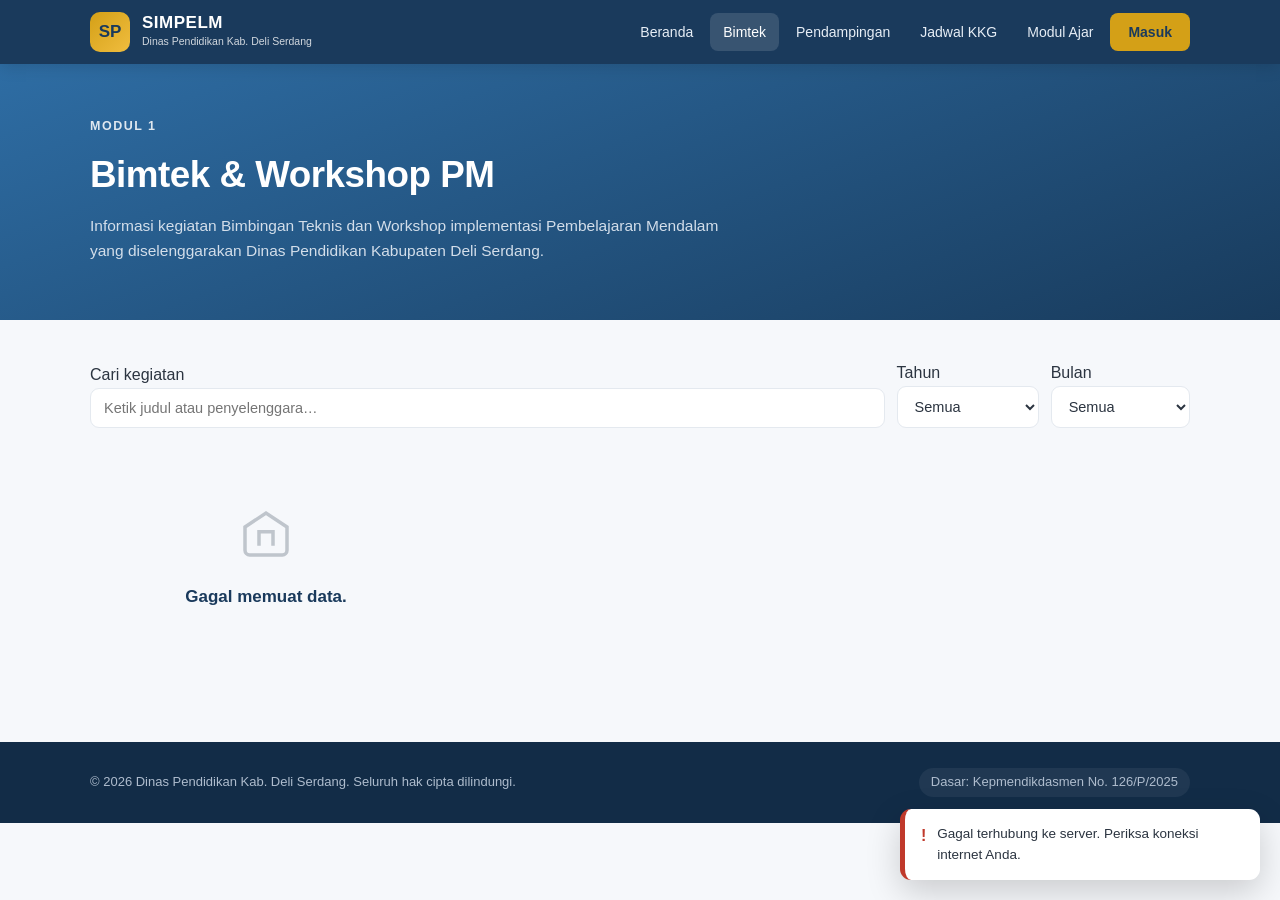
<file: bimtek.html>
<!DOCTYPE html>
<html lang="id">
<head>
<meta charset="UTF-8" />
<meta name="viewport" content="width=device-width, initial-scale=1.0" />
<title>Bimtek &amp; Workshop PM — SIMPELM</title>
<link rel="stylesheet" href="assets/css/app.css" />
</head>
<body>
<header id="navbar"></header>

<section class="page-head" style="--ph:var(--m1);">
  <div class="container">
    <span class="kicker">Modul 1</span>
    <h1>Bimtek &amp; Workshop PM</h1>
    <p>Informasi kegiatan Bimbingan Teknis dan Workshop implementasi Pembelajaran Mendalam yang diselenggarakan Dinas Pendidikan Kabupaten Deli Serdang.</p>
  </div>
</section>

<main class="page-body">
  <div class="container">
    <div class="toolbar">
      <div class="grow">
        <label>Cari kegiatan</label>
        <input type="search" id="search" placeholder="Ketik judul atau penyelenggara…" />
      </div>
      <div>
        <label>Tahun</label>
        <select id="fYear"><option value="">Semua</option></select>
      </div>
      <div>
        <label>Bulan</label>
        <select id="fMonth"><option value="">Semua</option></select>
      </div>
      <button class="btn btn-gold hidden" id="btnAdd">+ Tambah Kegiatan</button>
    </div>

    <div class="grid-2" id="cards"></div>
  </div>
</main>

<footer id="footer"></footer>

<!-- Modal Detail -->
<div class="modal-overlay" id="detailModal">
  <div class="modal">
    <div class="modal-head"><h3 id="dTitle"></h3><button class="modal-close" data-close>&times;</button></div>
    <div class="modal-body" id="dBody"></div>
  </div>
</div>

<!-- Modal Form (Admin) -->
<div class="modal-overlay" id="formModal">
  <div class="modal">
    <div class="modal-head"><h3 id="fTitle">Tambah Kegiatan Bimtek</h3><button class="modal-close" data-close>&times;</button></div>
    <form id="bimtekForm">
      <div class="modal-body">
        <input type="hidden" id="id" />
        <div class="field"><label>Judul Kegiatan <span class="req">*</span></label><input id="judul_kegiatan" maxlength="150" required /></div>
        <div class="form-grid">
          <div class="field"><label>Tanggal Pelaksanaan <span class="req">*</span></label><input type="date" id="tanggal" required /></div>
          <div class="field"><label>Penyelenggara <span class="req">*</span></label><input id="penyelenggara" placeholder="Dinas Pendidikan Kab. Deli Serdang" required /></div>
        </div>
        <div class="field"><label>Sasaran Peserta <span class="req">*</span></label><input id="sasaran" placeholder="Pengawas SD, Kepala Sekolah, Guru Kelas" required /></div>
        <div class="field"><label>Deskripsi Kegiatan <span class="req">*</span></label><textarea id="deskripsi" maxlength="500" required></textarea></div>
        <div class="field"><label>Link Modul</label><input id="link_modul" placeholder="https://drive.google.com/…" /><div class="hint">Link Google Drive modul materi (opsional)</div></div>
        <div class="field"><label>Link PPT</label><input id="link_ppt" placeholder="https://…" /></div>
        <div class="field"><label>Link Video</label><input id="link_video" placeholder="https://youtube.com/…" /></div>
      </div>
      <div class="modal-foot">
        <button type="button" class="btn btn-ghost btn-sm" data-close>Batal</button>
        <button type="submit" class="btn btn-primary btn-sm">Simpan</button>
      </div>
    </form>
  </div>
</div>

<script src="assets/js/config.js"></script>
<script src="assets/js/app.js"></script>
<script>
  let all = [], dt;
  const isAdmin = ["admin", "super_admin"].includes(Session.role());

  document.addEventListener("DOMContentLoaded", () => {
    if (isAdmin) document.getElementById("btnAdd").classList.remove("hidden");
    setupModals();
    load();
    document.getElementById("search").addEventListener("input", e => { render(); });
    document.getElementById("fYear").addEventListener("change", render);
    document.getElementById("fMonth").addEventListener("change", render);
    document.getElementById("btnAdd").addEventListener("click", () => openForm());
    document.getElementById("bimtekForm").addEventListener("submit", save);
  });

  async function load() {
    UI.loading(true);
    try {
      all = await API.call("listBimtek", {}, { cacheMinutes: isAdmin ? 0 : CONFIG.PUBLIC_CACHE_MINUTES });
      buildYearOptions();
      render();
    } catch (err) { UI.toast(err.message, "error", 4000); document.getElementById("cards").innerHTML = emptyStateHTML("Gagal memuat data."); }
    finally { UI.loading(false); }
  }

  function buildYearOptions() {
    const years = [...new Set(all.map(b => new Date(b.tanggal).getFullYear()).filter(y => !isNaN(y)))].sort((a,b)=>b-a);
    document.getElementById("fYear").innerHTML = '<option value="">Semua</option>' + years.map(y => `<option>${y}</option>`).join("");
    const months = ["Januari","Februari","Maret","April","Mei","Juni","Juli","Agustus","September","Oktober","November","Desember"];
    document.getElementById("fMonth").innerHTML = '<option value="">Semua</option>' + months.map((m,i) => `<option value="${i}">${m}</option>`).join("");
  }

  function render() {
    const q = document.getElementById("search").value.toLowerCase().trim();
    const y = document.getElementById("fYear").value;
    const m = document.getElementById("fMonth").value;
    let rows = all.filter(b => {
      const d = new Date(b.tanggal);
      if (q && !(`${b.judul_kegiatan} ${b.penyelenggara} ${b.sasaran}`.toLowerCase().includes(q))) return false;
      if (y && d.getFullYear() != y) return false;
      if (m !== "" && d.getMonth() != m) return false;
      return true;
    });
    const host = document.getElementById("cards");
    if (!rows.length) { host.innerHTML = emptyStateHTML("Belum ada kegiatan yang terdaftar", "Coba ubah filter pencarian."); return; }
    host.innerHTML = rows.map(b => `
      <article class="list-card" style="--lc:var(--m1)">
        <h3>${escapeHtml(b.judul_kegiatan)}</h3>
        <div class="meta">
          <span>📅 <b>${fmtDate(b.tanggal)}</b></span>
          <span>🎯 ${escapeHtml(b.sasaran || "-")}</span>
        </div>
        <p class="desc">${escapeHtml((b.deskripsi || "").slice(0, 140))}${(b.deskripsi||"").length>140?"…":""}</p>
        <div class="link-row">
          <button class="link-pill" data-detail="${b.id}">Lihat Detail</button>
          ${isAdmin ? `<button class="link-pill" data-edit="${b.id}">Edit</button>
          <button class="link-pill" data-del="${b.id}" style="background:#fdecea;color:#c0392b">Hapus</button>` : ""}
        </div>
      </article>`).join("");

    host.querySelectorAll("[data-detail]").forEach(el => el.onclick = () => openDetail(el.dataset.detail));
    host.querySelectorAll("[data-edit]").forEach(el => el.onclick = () => openForm(el.dataset.edit));
    host.querySelectorAll("[data-del]").forEach(el => el.onclick = () => del(el.dataset.del));
  }

  function openDetail(id) {
    const b = all.find(x => x.id == id);
    document.getElementById("dTitle").textContent = b.judul_kegiatan;
    document.getElementById("dBody").innerHTML = `
      <div class="meta" style="font-size:13px;color:#5b6876;display:flex;gap:8px 18px;flex-wrap:wrap;margin-bottom:14px">
        <span>📅 <b>${fmtDate(b.tanggal)}</b></span>
        <span>🏛️ ${escapeHtml(b.penyelenggara || "-")}</span>
        <span>🎯 ${escapeHtml(b.sasaran || "-")}</span>
      </div>
      <p style="font-size:14.5px;color:#3d4a57;margin-bottom:18px;white-space:pre-wrap">${escapeHtml(b.deskripsi || "")}</p>
      <div class="link-row">
        ${linkPill(b.link_modul, "⬇ Unduh Modul")}
        ${linkPill(b.link_ppt, "📑 Lihat PPT")}
        ${linkPill(b.link_video, "▶ Tonton Video")}
        ${(!b.link_modul && !b.link_ppt && !b.link_video) ? '<span class="text-muted" style="font-size:13px">Tidak ada lampiran tautan.</span>' : ""}
      </div>`;
    show("detailModal");
  }

  function openForm(id) {
    const f = document.getElementById("bimtekForm"); f.reset();
    document.getElementById("id").value = "";
    document.getElementById("fTitle").textContent = "Tambah Kegiatan Bimtek";
    if (id) {
      const b = all.find(x => x.id == id);
      document.getElementById("fTitle").textContent = "Edit Kegiatan Bimtek";
      ["id","judul_kegiatan","tanggal","penyelenggara","sasaran","deskripsi","link_modul","link_ppt","link_video"]
        .forEach(k => { if (document.getElementById(k)) document.getElementById(k).value = b[k] ? (k==="tanggal"? String(b[k]).slice(0,10) : b[k]) : ""; });
    }
    show("formModal");
  }

  async function save(e) {
    e.preventDefault();
    const data = {};
    ["id","judul_kegiatan","tanggal","penyelenggara","sasaran","deskripsi","link_modul","link_ppt","link_video"]
      .forEach(k => data[k] = document.getElementById(k).value.trim());
    for (const k of ["link_modul","link_ppt","link_video"])
      if (data[k] && !isValidUrl(data[k])) return UI.toast("Link harus diawali https://", "error");
    UI.loading(true);
    try {
      await API.call("saveBimtek", { data }, { auth: true });
      API.invalidate(); hideAll(); UI.toast("Kegiatan tersimpan.", "success");
      await load();
    } catch (err) { UI.toast(err.message, "error", 4000); }
    finally { UI.loading(false); }
  }

  async function del(id) {
    const b = all.find(x => x.id == id);
    if (!(await UI.confirm(`Hapus kegiatan "${b.judul_kegiatan}"? Tindakan ini tidak dapat dibatalkan.`))) return;
    UI.loading(true);
    try {
      await API.call("deleteBimtek", { id }, { auth: true });
      API.invalidate(); UI.toast("Kegiatan dihapus.", "success"); await load();
    } catch (err) { UI.toast(err.message, "error", 4000); }
    finally { UI.loading(false); }
  }

  // modal helpers
  function show(id){ document.getElementById(id).classList.add("show"); }
  function hideAll(){ document.querySelectorAll(".modal-overlay").forEach(m=>m.classList.remove("show")); }
  function setupModals(){
    document.querySelectorAll("[data-close]").forEach(b=>b.onclick=hideAll);
    document.querySelectorAll(".modal-overlay").forEach(ov=>{
      let downOnOverlay=false;
      ov.addEventListener("mousedown",e=>{ downOnOverlay=(e.target===ov); });
      ov.addEventListener("click",e=>{ if(e.target===ov && downOnOverlay && !ov.querySelector("input, textarea, select")) hideAll(); });
    });
  }
</script>
</body>
</html>
</file>
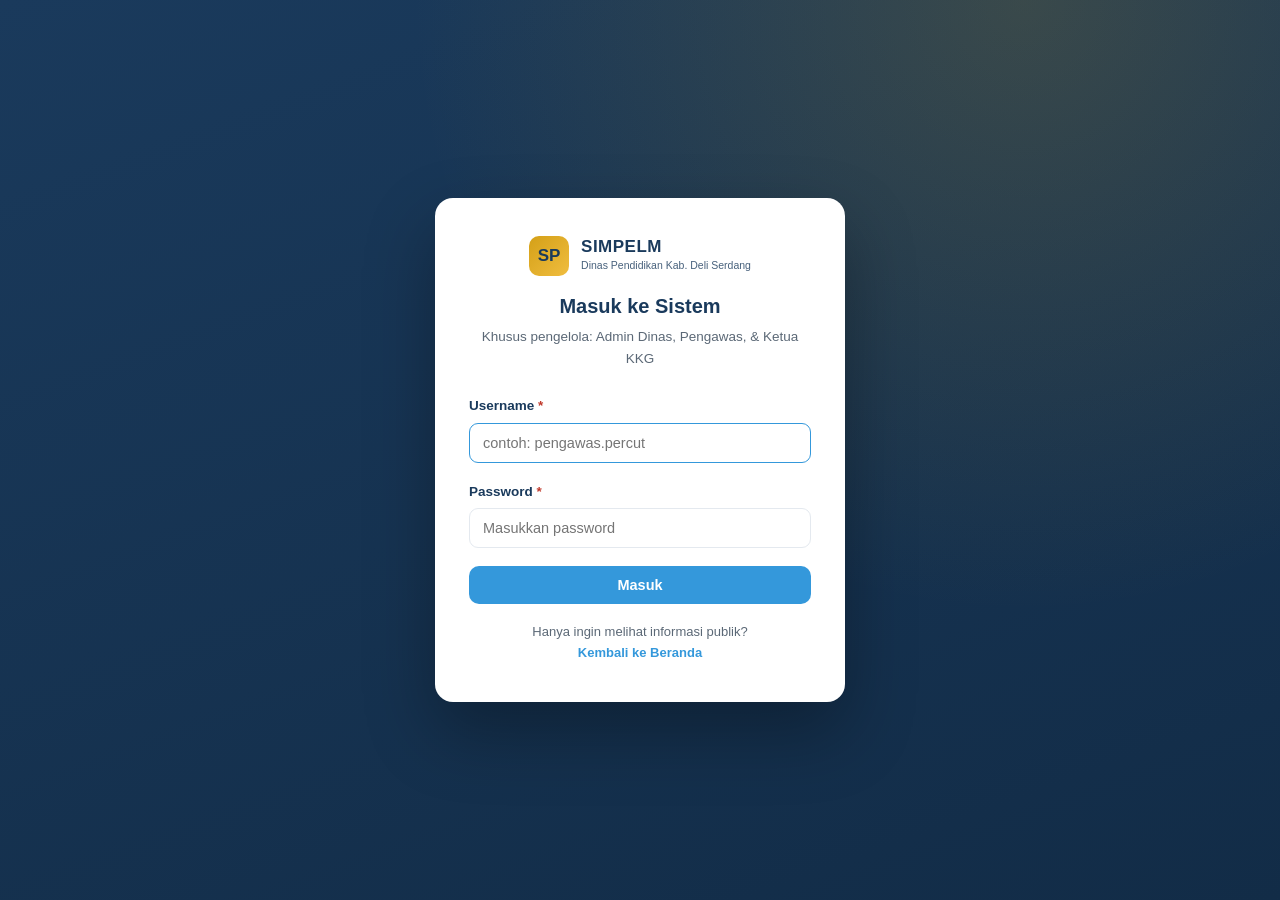
<file: dashboard.html>
<!DOCTYPE html>
<html lang="id">
<head>
<meta charset="UTF-8" />
<meta name="viewport" content="width=device-width, initial-scale=1.0" />
<title>Dashboard — SIMPELM</title>
<link rel="stylesheet" href="assets/css/app.css" />
</head>
<body>
<header id="navbar"></header>

<section class="page-head" style="--ph:var(--dash);">
  <div class="container">
    <span class="kicker">Ringkasan Implementasi PM</span>
    <h1>Dashboard</h1>
    <p>Statistik real-time implementasi Pembelajaran Mendalam di Kabupaten Deli Serdang, ditarik langsung dari Google Sheets.</p>
  </div>
</section>

<main class="page-body">
  <div class="container">
    <div class="stat-grid" id="statGrid">
      <!-- diisi via JS -->
    </div>

    <div class="sec-title"><h2>5 Aktivitas Terbaru</h2><span class="sub">Lintas seluruh modul</span></div>
    <div id="recentTable"></div>
  </div>
</main>

<footer id="footer"></footer>

<script src="assets/js/config.js"></script>
<script src="assets/js/app.js"></script>
<script>
  const sess = requireAuth(["admin", "super_admin"]);
  if (sess) load();

  const CARDS = [
    { key: "totalBimtek",         label: "Total Kegiatan Bimtek",      color: "var(--m1)", soft: "#e7f0f8" },
    { key: "sekolahDidampingi",   label: "Sekolah Didampingi",         color: "var(--m2)", soft: "#e6f2eb" },
    { key: "rayonAktif",          label: "Rayon KKG Aktif",            color: "var(--m3)", soft: "#fdf0e3" },
    { key: "modulTerupload",      label: "Modul Ajar Terupload",       color: "var(--m4)", soft: "#f1e8f5" },
    { key: "pendampinganBulanIni",label: "Pendampingan Bulan Ini",     color: "var(--dash)", soft: "#e7eef6" }
  ];

  async function load() {
    UI.loading(true);
    try {
      const d = await API.call("getDashboardStats", {}, { auth: true });
      document.getElementById("statGrid").innerHTML = CARDS.map(c => `
        <div class="stat-card" style="--sc:${c.color};--sc-soft:${c.soft}">
          <div class="num">${d.stats[c.key] ?? 0}</div>
          <div class="lbl">${c.label}</div>
        </div>`).join("");

      const mount = document.getElementById("recentTable");
      if (!d.recent.length) { mount.innerHTML = emptyStateHTML("Belum ada aktivitas tercatat."); return; }
      const chipMap = { "Bimtek": "chip-blue", "Pendampingan": "chip-green", "KKG Daring": "chip-orange", "Modul Ajar": "chip-purple" };
      new DataTable({
        mount,
        columns: [
          { key: "tanggal", label: "Tanggal", render: r => fmtDate(r.tanggal) },
          { key: "modul", label: "Modul", render: r => `<span class="chip ${chipMap[r.modul] || "chip-gray"}">${escapeHtml(r.modul)}</span>` },
          { key: "deskripsi", label: "Deskripsi" }
        ],
        rows: d.recent,
        pageSize: 5
      });
    } catch (err) { UI.toast(err.message, "error", 4000); }
    finally { UI.loading(false); }
  }
</script>
</body>
</html>
</file>
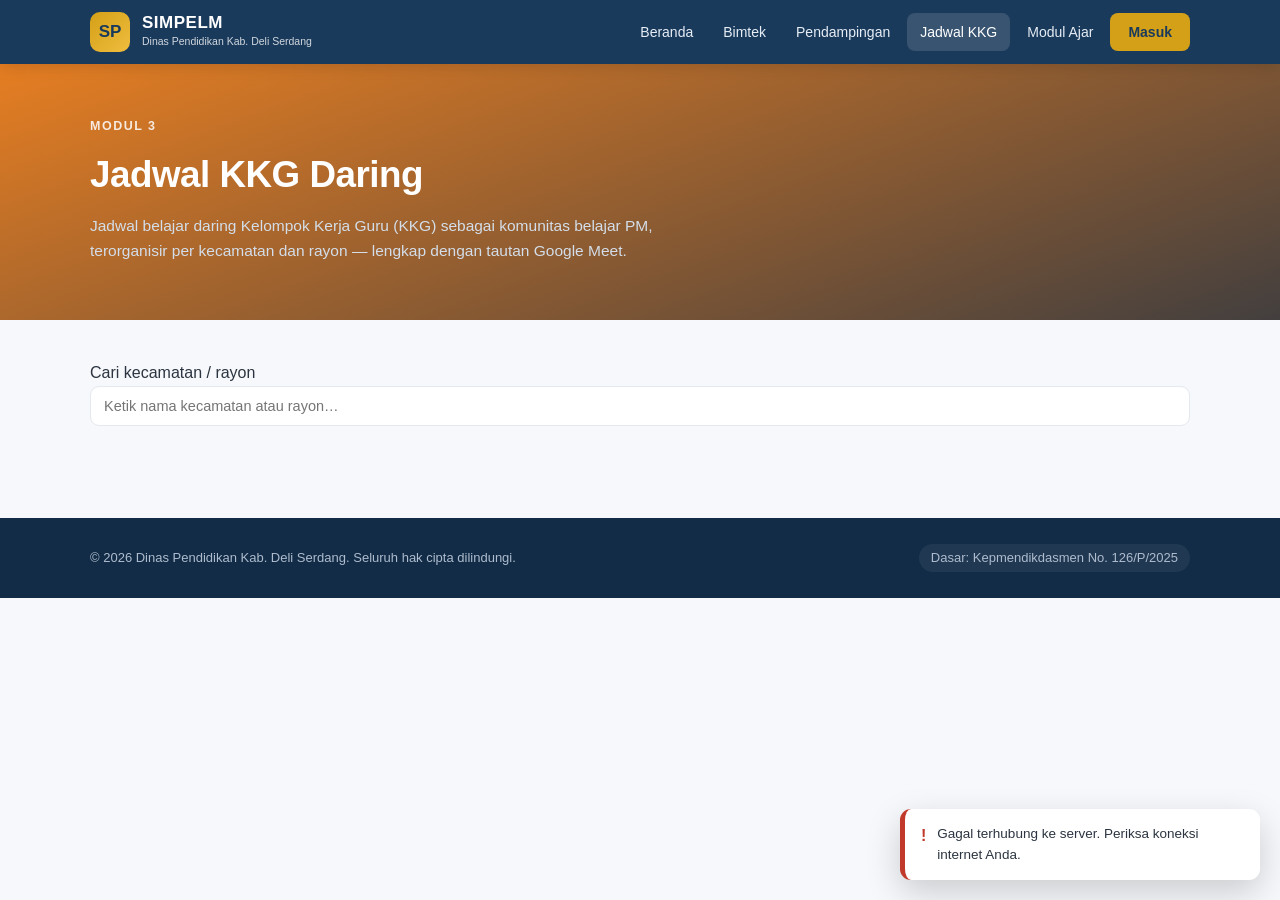
<file: kkg.html>
<!DOCTYPE html>
<html lang="id">
<head>
<meta charset="UTF-8" />
<meta name="viewport" content="width=device-width, initial-scale=1.0" />
<title>Jadwal KKG Daring — SIMPELM</title>
<link rel="stylesheet" href="assets/css/app.css" />
</head>
<body>
<header id="navbar"></header>

<section class="page-head" style="--ph:var(--m3);">
  <div class="container">
    <span class="kicker">Modul 3</span>
    <h1>Jadwal KKG Daring</h1>
    <p>Jadwal belajar daring Kelompok Kerja Guru (KKG) sebagai komunitas belajar PM, terorganisir per kecamatan dan rayon — lengkap dengan tautan Google Meet.</p>
  </div>
</section>

<main class="page-body">
  <div class="container">
    <div class="toolbar">
      <div class="grow"><label>Cari kecamatan / rayon</label><input type="search" id="search" placeholder="Ketik nama kecamatan atau rayon…" /></div>
      <button class="btn btn-gold hidden" id="btnAdd">+ Atur Jadwal Rayon</button>
    </div>
    <div id="list"></div>
  </div>
</main>

<footer id="footer"></footer>

<!-- Modal Form -->
<div class="modal-overlay" id="formModal">
  <div class="modal">
    <div class="modal-head"><h3 id="fTitle">Atur Jadwal KKG Rayon</h3><button class="modal-close" data-close>&times;</button></div>
    <form id="form">
      <div class="modal-body">
        <div class="form-grid">
          <div class="field"><label>Kecamatan <span class="req">*</span></label><input id="kecamatan" readonly style="background:#f6f8fb" /></div>
          <div class="field"><label>Rayon <span class="req">*</span></label><select id="nama_rayon" required><option value="">Pilih rayon…</option></select></div>
        </div>
        <div class="form-grid">
          <div class="field"><label>Hari <span class="req">*</span></label><select id="hari" required></select></div>
          <div class="field"><label>Tema / Materi Bulan Ini</label><input id="tema_bulan_ini" placeholder="Praktik Pedagogis Inkuiri — Kelas Tinggi" /></div>
        </div>
        <div class="form-grid">
          <div class="field"><label>Jam Mulai <span class="req">*</span></label><input type="time" id="jam_mulai" required /></div>
          <div class="field"><label>Jam Selesai <span class="req">*</span></label><input type="time" id="jam_selesai" required /></div>
        </div>
        <div class="field"><label>Link Google Meet <span class="req">*</span></label><input id="link_gmeet" placeholder="https://meet.google.com/…" required /></div>
      </div>
      <div class="modal-foot">
        <button type="button" class="btn btn-ghost btn-sm" data-close>Batal</button>
        <button type="submit" class="btn btn-primary btn-sm">Simpan</button>
      </div>
    </form>
  </div>
</div>

<script src="assets/js/config.js"></script>
<script src="assets/js/app.js"></script>
<script>
  let data = [], rayonMaster = [];
  const sess = Session.get();
  const canInput = sess && ["pengawas", "super_admin"].includes(sess.role);

  document.addEventListener("DOMContentLoaded", () => {
    if (canInput) document.getElementById("btnAdd").classList.remove("hidden");
    setupModals();
    document.getElementById("hari").innerHTML = optionList(CONFIG.HARI);
    document.getElementById("search").addEventListener("input", render);
    document.getElementById("btnAdd").addEventListener("click", openForm);
    document.getElementById("form").addEventListener("submit", save);
    load();
    if (canInput) loadRayon();
  });

  async function load() {
    UI.loading(true);
    try { data = await API.call("listKKG", {}, { cacheMinutes: CONFIG.PUBLIC_CACHE_MINUTES }); render(); }
    catch (err) { UI.toast(err.message, "error", 4000); }
    finally { UI.loading(false); }
  }

  async function loadRayon() {
    try {
      rayonMaster = await API.call("listRayon", sess.kecamatan ? { kecamatan: sess.kecamatan } : {});
      document.getElementById("kecamatan").value = sess.kecamatan || "";
      refreshRayonOptions();
    } catch (_) {}
  }
  function refreshRayonOptions() {
    const kec = document.getElementById("kecamatan").value;
    const list = rayonMaster.filter(r => !kec || r.kecamatan === kec);
    document.getElementById("nama_rayon").innerHTML = '<option value="">Pilih rayon…</option>' +
      list.map(r => `<option value="${escapeHtml(r.rayon)}">${escapeHtml(r.rayon)}</option>`).join("");
  }

  function render() {
    const q = document.getElementById("search").value.toLowerCase().trim();
    const filtered = data.filter(k => !q || k.kecamatan.toLowerCase().includes(q) || k.rayon.some(r => (r.nama_rayon||"").toLowerCase().includes(q)));
    const host = document.getElementById("list");
    if (!filtered.length) { host.innerHTML = emptyStateHTML("Belum ada jadwal KKG", "Jadwal akan tampil setelah Ketua KKG Kecamatan mengisinya."); return; }
    host.innerHTML = filtered.map((k, i) => `
      <div class="accordion ${i===0?"open":""}">
        <div class="acc-head">
          <div><h3>${escapeHtml(k.kecamatan)}</h3><span class="acc-meta">${k.rayon.length} rayon · ${k.rayon.filter(r=>r.scheduled).length} terjadwal</span></div>
          <svg class="caret" width="20" height="20" viewBox="0 0 24 24" fill="none" stroke="#5b6876" stroke-width="2"><path d="M6 9l6 6 6-6"/></svg>
        </div>
        <div class="acc-body">
          ${k.rayon.map(r => rayonRow(k.kecamatan, r)).join("")}
        </div>
      </div>`).join("");

    host.querySelectorAll(".acc-head").forEach(h => h.onclick = () => h.parentElement.classList.toggle("open"));
    host.querySelectorAll("[data-edit]").forEach(el => el.onclick = (e) => { e.stopPropagation(); openForm(el.dataset.kec, el.dataset.rayon); });
  }

  function rayonRow(kec, r) {
    const editBtn = canInput && (sess.role==="super_admin" || sess.kecamatan===kec)
      ? `<button class="btn btn-ghost btn-sm" data-edit data-kec="${escapeHtml(kec)}" data-rayon="${escapeHtml(r.nama_rayon)}">Atur</button>` : "";
    if (!r.scheduled) {
      return `<div class="rayon-row">
        <div class="r-info"><b>${escapeHtml(r.nama_rayon)}</b><br><span class="chip chip-gray">Belum Dijadwalkan</span></div>
        <div>${editBtn}</div></div>`;
    }
    return `<div class="rayon-row">
      <div class="r-info">
        <b>${escapeHtml(r.nama_rayon)}</b>
        <div class="time">🗓️ ${escapeHtml(r.hari)} · ⏰ ${escapeHtml(r.jam_mulai)}–${escapeHtml(r.jam_selesai)}</div>
        ${r.tema_bulan_ini ? `<span class="chip chip-orange" style="margin-top:6px;display:inline-block">📌 ${escapeHtml(r.tema_bulan_ini)}</span>` : ""}
      </div>
      <div class="link-row">
        <a class="link-pill" style="background:var(--m3);color:#fff" href="${escapeHtml(r.link_gmeet)}" target="_blank" rel="noopener">🎥 Bergabung GMeet</a>
        ${editBtn}
      </div>
    </div>`;
  }

  function openForm(kec, rayon) {
    document.getElementById("form").reset();
    document.getElementById("kecamatan").value = (kec && typeof kec==="string") ? kec : (sess.kecamatan || "");
    refreshRayonOptions();
    document.getElementById("hari").innerHTML = optionList(CONFIG.HARI);
    if (rayon) {
      const k = data.find(x => x.kecamatan === kec);
      const r = k && k.rayon.find(x => x.nama_rayon === rayon);
      document.getElementById("nama_rayon").value = rayon;
      if (r && r.scheduled) {
        document.getElementById("hari").value = r.hari;
        document.getElementById("jam_mulai").value = r.jam_mulai;
        document.getElementById("jam_selesai").value = r.jam_selesai;
        document.getElementById("link_gmeet").value = r.link_gmeet;
        document.getElementById("tema_bulan_ini").value = r.tema_bulan_ini || "";
      }
    }
    show("formModal");
  }

  async function save(e) {
    e.preventDefault();
    const data2 = {
      kecamatan: document.getElementById("kecamatan").value,
      nama_rayon: document.getElementById("nama_rayon").value,
      hari: document.getElementById("hari").value,
      jam_mulai: document.getElementById("jam_mulai").value,
      jam_selesai: document.getElementById("jam_selesai").value,
      link_gmeet: document.getElementById("link_gmeet").value.trim(),
      tema_bulan_ini: document.getElementById("tema_bulan_ini").value.trim()
    };
    if (!isValidUrl(data2.link_gmeet)) return UI.toast("Link GMeet harus diawali https://", "error");
    UI.loading(true);
    try { await API.call("saveKKG", { data: data2 }, { auth: true }); API.invalidate(); hideAll(); UI.toast("Jadwal tersimpan.", "success"); await load(); }
    catch (err) { UI.toast(err.message, "error", 4000); }
    finally { UI.loading(false); }
  }

  function show(id){ document.getElementById(id).classList.add("show"); }
  function hideAll(){ document.querySelectorAll(".modal-overlay").forEach(m=>m.classList.remove("show")); }
  function setupModals(){
    document.querySelectorAll("[data-close]").forEach(b=>b.onclick=hideAll);
    document.querySelectorAll(".modal-overlay").forEach(ov=>{
      let downOnOverlay=false;
      ov.addEventListener("mousedown",e=>{ downOnOverlay=(e.target===ov); });
      ov.addEventListener("click",e=>{ if(e.target===ov && downOnOverlay && !ov.querySelector("input, textarea, select")) hideAll(); });
    });
  }
</script>
</body>
</html>
</file>
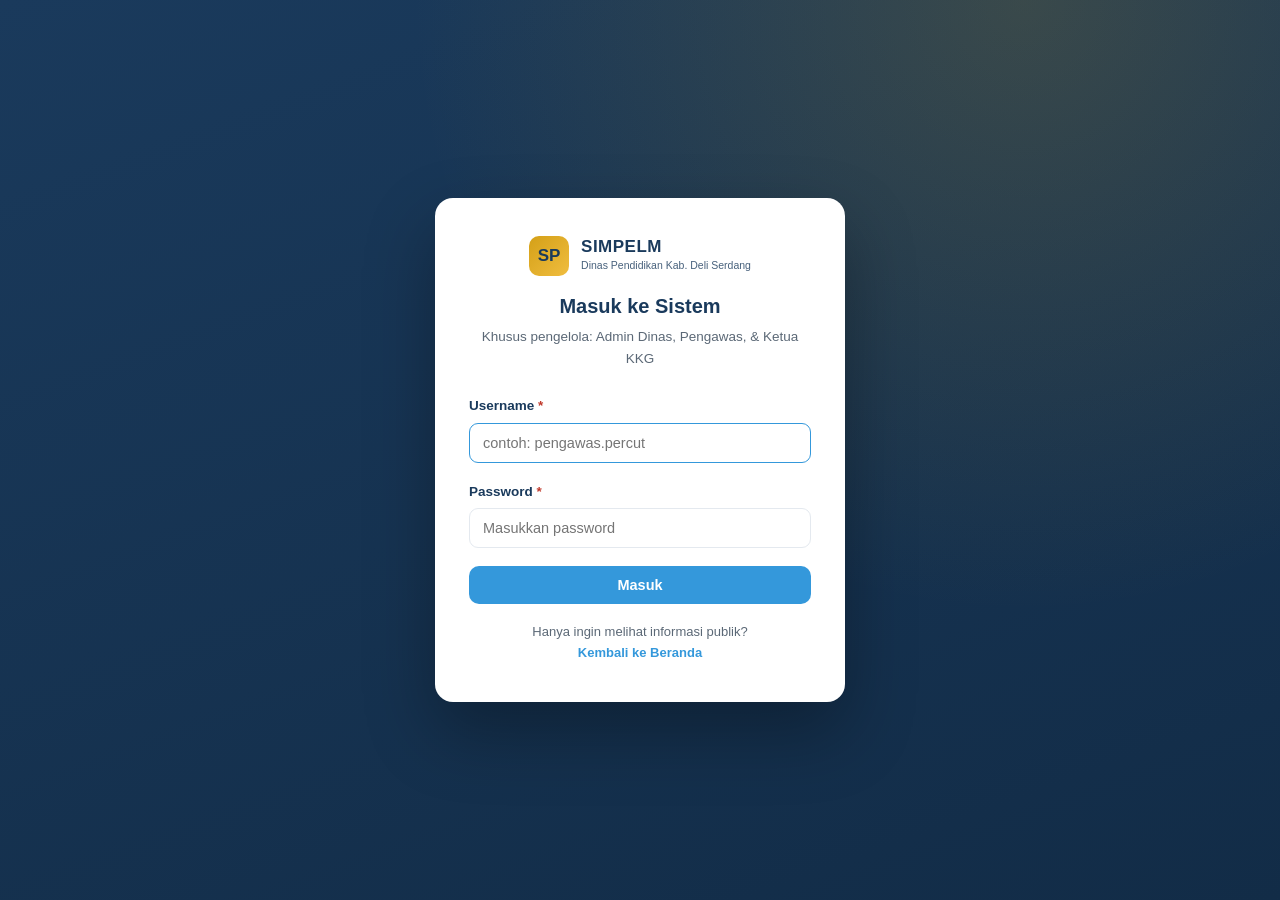
<file: login.html>
<!DOCTYPE html>
<html lang="id">
<head>
<meta charset="UTF-8" />
<meta name="viewport" content="width=device-width, initial-scale=1.0" />
<title>Masuk — SIMPELM</title>
<link rel="stylesheet" href="assets/css/app.css" />
</head>
<body>
<div class="auth-wrap">
  <form class="auth-card" id="loginForm" autocomplete="on">
    <a href="index.html" class="brand">
      <span class="brand-logo">SP</span>
      <span class="brand-text"><strong>SIMPELM</strong><span>Dinas Pendidikan Kab. Deli Serdang</span></span>
    </a>
    <h2>Masuk ke Sistem</h2>
    <p class="sub">Khusus pengelola: Admin Dinas, Pengawas, &amp; Ketua KKG</p>

    <div class="field">
      <label for="username">Username <span class="req">*</span></label>
      <input type="text" id="username" name="username" placeholder="contoh: pengawas.percut" required autofocus />
    </div>
    <div class="field">
      <label for="password">Password <span class="req">*</span></label>
      <input type="password" id="password" name="password" placeholder="Masukkan password" required />
    </div>

    <button type="submit" class="btn btn-primary btn-block" id="btnSubmit">Masuk</button>

    <p class="auth-foot">
      Hanya ingin melihat informasi publik?<br />
      <a href="index.html">Kembali ke Beranda</a>
    </p>
  </form>
</div>

<script src="assets/js/config.js"></script>
<script src="assets/js/app.js"></script>
<script>
  UI.init();
  // Jika sudah login, langsung arahkan
  if (Session.isLoggedIn()) redirectByRole(Session.role());

  document.getElementById("loginForm").addEventListener("submit", async (e) => {
    e.preventDefault();
    const btn = document.getElementById("btnSubmit");
    const username = document.getElementById("username").value.trim();
    const password = document.getElementById("password").value;
    if (!username || !password) return;

    btn.disabled = true; btn.textContent = "Memproses…"; UI.loading(true);
    try {
      const data = await API.call("login", { username, password });
      Session.set(data);
      UI.toast("Berhasil masuk. Selamat datang, " + (data.nama || username) + "!", "success");
      setTimeout(() => {
        const next = qs("next");
        if (next) location.href = next;
        else redirectByRole(data.role);
      }, 500);
    } catch (err) {
      UI.toast(err.message, "error", 4000);
      btn.disabled = false; btn.textContent = "Masuk";
    } finally { UI.loading(false); }
  });

  function redirectByRole(role) {
    if (role === "admin" || role === "super_admin") location.href = "dashboard.html";
    else if (role === "pengawas") location.href = "pendampingan.html";
    else if (role === "kkg_sekolah") location.href = "modul-ajar.html";
    else location.href = "index.html";
  }
</script>
</body>
</html>
</file>
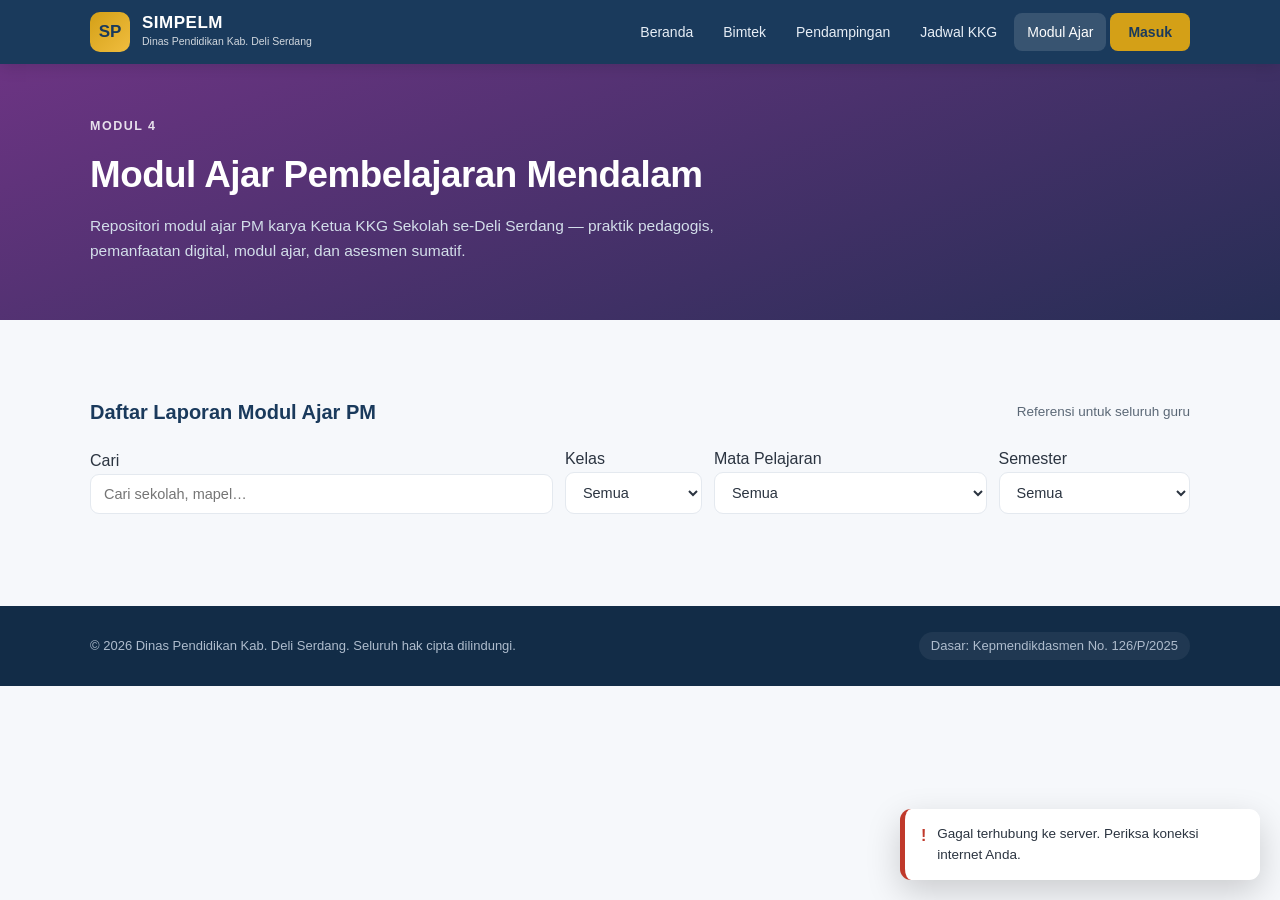
<file: modul-ajar.html>
<!DOCTYPE html>
<html lang="id">
<head>
<meta charset="UTF-8" />
<meta name="viewport" content="width=device-width, initial-scale=1.0" />
<title>Modul Ajar PM — SIMPELM</title>
<link rel="stylesheet" href="assets/css/app.css" />
</head>
<body>
<header id="navbar"></header>

<section class="page-head" style="--ph:var(--m4);">
  <div class="container">
    <span class="kicker">Modul 4</span>
    <h1>Modul Ajar Pembelajaran Mendalam</h1>
    <p>Repositori modul ajar PM karya Ketua KKG Sekolah se-Deli Serdang — praktik pedagogis, pemanfaatan digital, modul ajar, dan asesmen sumatif.</p>
  </div>
</section>

<main class="page-body">
  <div class="container">

    <!-- Panel KKG Sekolah: aksi buat laporan -->
    <div id="ownerPanel" class="hidden">
      <div class="sec-title">
        <h2>Laporan Modul Ajar Saya</h2>
        <button class="btn btn-primary btn-sm" id="btnAddLaporan">+ Buat Laporan</button>
      </div>
    </div>

    <!-- Daftar laporan publik -->
    <div class="sec-title" id="pubTitle"><h2>Daftar Laporan Modul Ajar PM</h2><span class="sub">Referensi untuk seluruh guru</span></div>
    <div class="toolbar">
      <div class="grow"><label>Cari</label><input type="search" id="search" placeholder="Cari sekolah, mapel…" /></div>
      <div><label>Kelas</label><select id="fKelas"><option value="">Semua</option></select></div>
      <div><label>Mata Pelajaran</label><select id="fMapel"><option value="">Semua</option></select></div>
      <div><label>Semester</label><select id="fSem"><option value="">Semua</option></select></div>
    </div>
    <div id="table"></div>
  </div>
</main>

<footer id="footer"></footer>

<!-- Modal Laporan -->
<div class="modal-overlay" id="lapModal">
  <div class="modal">
    <div class="modal-head"><h3 id="lapTitle">Buat Laporan Modul Ajar</h3><button class="modal-close" data-close>&times;</button></div>
    <form id="lapForm">
      <div class="modal-body">
        <input type="hidden" id="l_id" />
        <div class="form-grid">
          <div class="field"><label>Kelas <span class="req">*</span></label><select id="l_kelas" required></select></div>
          <div class="field"><label>Mata Pelajaran <span class="req">*</span></label><select id="l_mapel" required></select></div>
        </div>
        <div class="field"><label>Elemen <span class="req">*</span></label><input id="l_elemen" maxlength="150" placeholder="cth: Bilangan / Membaca dan Memirsa" required /></div>
        <div class="field"><label>Capaian Pembelajaran <span class="req">*</span></label><textarea id="l_capaian" maxlength="700" placeholder="Capaian Pembelajaran (CP) sesuai fase/elemen…" required></textarea></div>
        <div class="field"><label>Tujuan Pembelajaran <span class="req">*</span></label><textarea id="l_tujuan" maxlength="500" placeholder="Tujuan Pembelajaran (TP) yang diturunkan dari CP…" required></textarea></div>
        <div class="form-grid">
          <div class="field"><label>Semester <span class="req">*</span></label><select id="l_semester" required></select></div>
          <div class="field"><label>Tahun Ajaran <span class="req">*</span></label><input id="l_tahun_ajaran" placeholder="2026/2027" required /></div>
        </div>
        <div class="field"><label>Deskripsi Praktik Pedagogis <span class="req">*</span></label><textarea id="l_pedagogis" maxlength="500" placeholder="Strategi/metode PM: PjBL, Inkuiri, CTL…" required></textarea></div>
        <div class="field"><label>Deskripsi Pemanfaatan Digital <span class="req">*</span></label><textarea id="l_digital" maxlength="500" placeholder="Platform/tools digital dalam PM…" required></textarea></div>
        <div class="field"><label>Link Modul Ajar / RPP <span class="req">*</span></label><input id="l_modul" placeholder="https://docs.google.com/…" required /></div>
        <div class="field"><label>Link Asesmen Sumatif</label><input id="l_asesmen" placeholder="https://forms.gle/… (opsional)" /></div>
      </div>
      <div class="modal-foot"><button type="button" class="btn btn-ghost btn-sm" data-close>Batal</button><button type="submit" class="btn btn-primary btn-sm">Simpan Laporan</button></div>
    </form>
  </div>
</div>

<script src="assets/js/config.js"></script>
<script src="assets/js/app.js"></script>
<script>
  let laporan = [];
  const sess = Session.get();
  const isOwner = sess && sess.role === "kkg_sekolah";

  document.addEventListener("DOMContentLoaded", () => {
    setupModals();
    document.getElementById("l_kelas").innerHTML = optionList(CONFIG.KELAS);
    document.getElementById("l_mapel").innerHTML = optionList(CONFIG.MAPEL);
    document.getElementById("l_semester").innerHTML = optionList(CONFIG.SEMESTER);
    document.getElementById("fKelas").innerHTML = '<option value="">Semua</option>' + optionList(CONFIG.KELAS);
    document.getElementById("fMapel").innerHTML = '<option value="">Semua</option>' + optionList(CONFIG.MAPEL);
    document.getElementById("fSem").innerHTML = '<option value="">Semua</option>' + optionList(CONFIG.SEMESTER);
    ["search","fKelas","fMapel","fSem"].forEach(id => document.getElementById(id).addEventListener("input", render));

    if (isOwner) {
      document.getElementById("ownerPanel").classList.remove("hidden");
      document.getElementById("btnAddLaporan").onclick = () => openLaporan();
    }
    document.getElementById("lapForm").addEventListener("submit", saveLaporan);
    load();
  });

  async function load() {
    UI.loading(true);
    try {
      laporan = await API.call("listLaporan", {}, { auth: Session.isLoggedIn(), cacheMinutes: Session.isLoggedIn()?0:CONFIG.PUBLIC_CACHE_MINUTES });
      render();
    } catch (err) { UI.toast(err.message, "error", 4000); }
    finally { UI.loading(false); }
  }

  function render() {
    const q = document.getElementById("search").value.toLowerCase().trim();
    const kelas = document.getElementById("fKelas").value, mapel = document.getElementById("fMapel").value, sem = document.getElementById("fSem").value;
    let rows = laporan.filter(r => {
      if (q && !(`${r.sekolah} ${r.mapel} ${r.kelas} ${r.elemen||""}`.toLowerCase().includes(q))) return false;
      if (kelas && r.kelas !== kelas) return false;
      if (mapel && r.mapel !== mapel) return false;
      if (sem && r.semester !== sem) return false;
      return true;
    });
    const cols = [
      { key: "sekolah", label: "Sekolah" },
      { key: "kelas", label: "Kelas" },
      { key: "mapel", label: "Mapel" },
      { key: "elemen", label: "Elemen", render: r => escapeHtml(r.elemen || "-") },
      { key: "semester", label: "Semester", render: r => `${escapeHtml(r.semester)}<br><span class="text-muted" style="font-size:12px">${escapeHtml(r.tahun_ajaran||"")}</span>` },
      { key: "_links", label: "Modul & Asesmen", render: r => `<div class="link-row">${linkPill(r.link_modul_ajar,"📘 Modul")}${linkPill(r.link_asesmen_sumatif,"📝 Asesmen")}${r.canEdit?`<button class="link-pill" data-edit-lap="${r.id}">Edit</button>`:""}</div>` }
    ];
    new DataTable({ mount: "#table", columns: cols, rows, emptyText: "Belum ada laporan modul ajar." });
    document.getElementById("table").querySelectorAll("[data-edit-lap]").forEach(el => el.onclick = () => openLaporan(el.dataset.editLap));
  }

  /* ---- Laporan ---- */
  function openLaporan(id) {
    document.getElementById("lapForm").reset();
    document.getElementById("l_id").value = "";
    document.getElementById("lapTitle").textContent = id ? "Edit Laporan" : "Buat Laporan Modul Ajar";
    if (id) {
      const r = laporan.find(x => x.id == id);
      document.getElementById("l_id").value = r.id;
      document.getElementById("l_kelas").value = r.kelas;
      document.getElementById("l_mapel").value = r.mapel;
      document.getElementById("l_elemen").value = r.elemen || "";
      document.getElementById("l_capaian").value = r.capaian_pembelajaran || "";
      document.getElementById("l_tujuan").value = r.tujuan_pembelajaran || "";
      document.getElementById("l_semester").value = r.semester;
      document.getElementById("l_tahun_ajaran").value = r.tahun_ajaran;
      document.getElementById("l_pedagogis").value = r.deskripsi_praktik_pedagogis;
      document.getElementById("l_digital").value = r.deskripsi_digital;
      document.getElementById("l_modul").value = r.link_modul_ajar;
      document.getElementById("l_asesmen").value = r.link_asesmen_sumatif;
    }
    show("lapModal");
  }
  async function saveLaporan(e) {
    e.preventDefault();
    const data = {
      id: document.getElementById("l_id").value,
      kelas: document.getElementById("l_kelas").value,
      mapel: document.getElementById("l_mapel").value,
      elemen: document.getElementById("l_elemen").value.trim(),
      capaian_pembelajaran: document.getElementById("l_capaian").value.trim(),
      tujuan_pembelajaran: document.getElementById("l_tujuan").value.trim(),
      semester: document.getElementById("l_semester").value,
      tahun_ajaran: document.getElementById("l_tahun_ajaran").value.trim(),
      deskripsi_praktik_pedagogis: document.getElementById("l_pedagogis").value.trim(),
      deskripsi_digital: document.getElementById("l_digital").value.trim(),
      link_modul_ajar: document.getElementById("l_modul").value.trim(),
      link_asesmen_sumatif: document.getElementById("l_asesmen").value.trim()
    };
    if (!isValidUrl(data.link_modul_ajar)) return UI.toast("Link Modul Ajar harus diawali https://", "error");
    if (data.link_asesmen_sumatif && !isValidUrl(data.link_asesmen_sumatif)) return UI.toast("Link Asesmen harus diawali https://", "error");
    UI.loading(true);
    try { await API.call("saveLaporan", { data }, { auth: true }); API.invalidate(); hideAll(); UI.toast("Laporan tersimpan.", "success"); await load(); }
    catch (err) { UI.toast(err.message, "error", 4000); }
    finally { UI.loading(false); }
  }

  function show(id){ document.getElementById(id).classList.add("show"); }
  function hideAll(){ document.querySelectorAll(".modal-overlay").forEach(m=>m.classList.remove("show")); }
  function setupModals(){
    document.querySelectorAll("[data-close]").forEach(b=>b.onclick=hideAll);
    document.querySelectorAll(".modal-overlay").forEach(ov=>{
      let downOnOverlay=false;
      ov.addEventListener("mousedown",e=>{ downOnOverlay=(e.target===ov); });
      ov.addEventListener("click",e=>{ if(e.target===ov && downOnOverlay && !ov.querySelector("input, textarea, select")) hideAll(); });
    });
  }
</script>
</body>
</html>
</file>
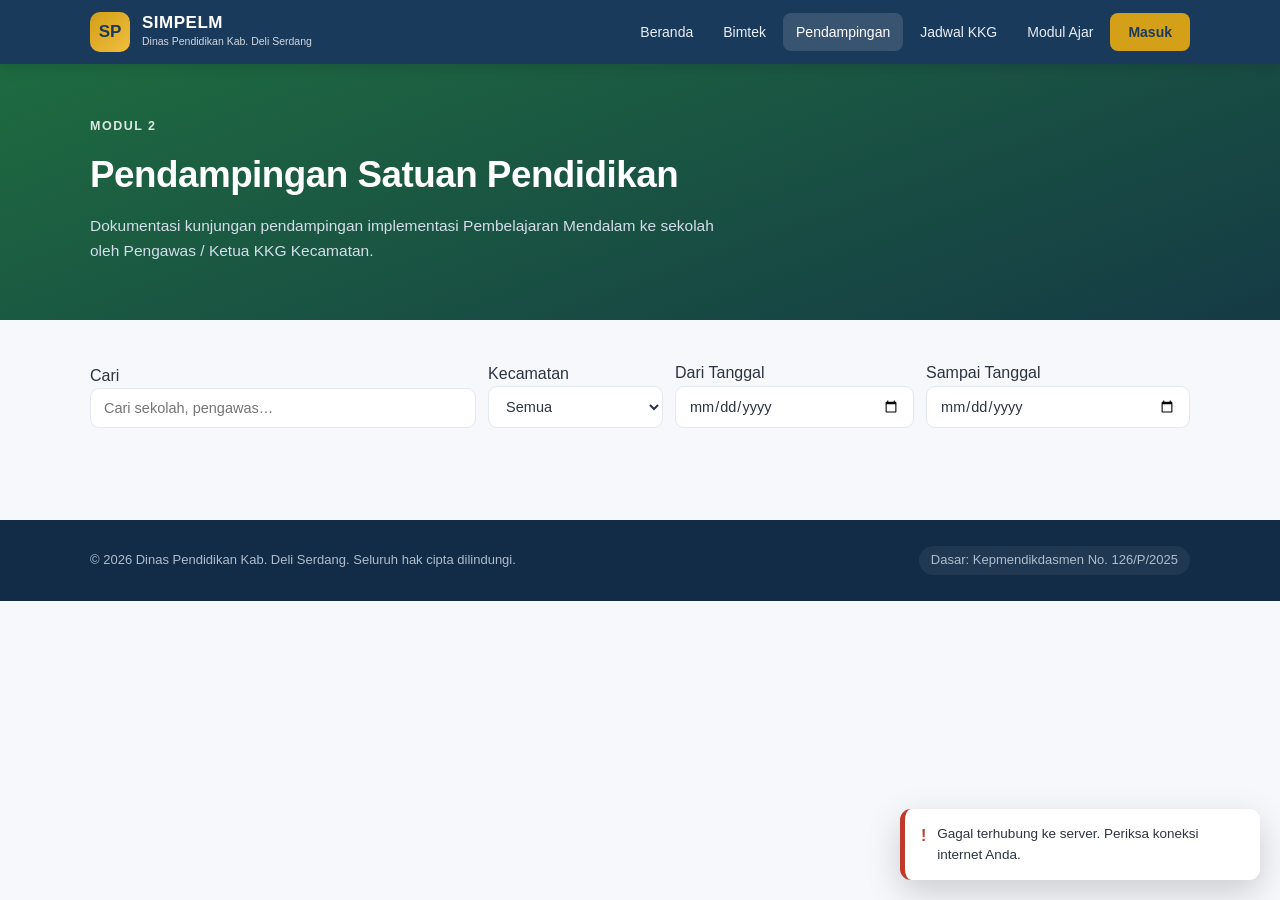
<file: pendampingan.html>
<!DOCTYPE html>
<html lang="id">
<head>
<meta charset="UTF-8" />
<meta name="viewport" content="width=device-width, initial-scale=1.0" />
<title>Pendampingan Satuan Pendidikan — SIMPELM</title>
<link rel="stylesheet" href="assets/css/app.css" />
</head>
<body>
<header id="navbar"></header>

<section class="page-head" style="--ph:var(--m2);">
  <div class="container">
    <span class="kicker">Modul 2</span>
    <h1>Pendampingan Satuan Pendidikan</h1>
    <p>Dokumentasi kunjungan pendampingan implementasi Pembelajaran Mendalam ke sekolah oleh Pengawas / Ketua KKG Kecamatan.</p>
  </div>
</section>

<main class="page-body">
  <div class="container">
    <div class="toolbar">
      <div class="grow"><label>Cari</label><input type="search" id="search" placeholder="Cari sekolah, pengawas…" /></div>
      <div><label>Kecamatan</label><select id="fKec"><option value="">Semua</option></select></div>
      <div><label>Dari Tanggal</label><input type="date" id="fFrom" /></div>
      <div><label>Sampai Tanggal</label><input type="date" id="fTo" /></div>
      <button class="btn btn-gold hidden" id="btnAdd">+ Laporan Pendampingan</button>
    </div>
    <div id="table"></div>
  </div>
</main>

<footer id="footer"></footer>

<!-- Modal Detail -->
<div class="modal-overlay" id="detailModal">
  <div class="modal">
    <div class="modal-head"><h3>Detail Pendampingan</h3><button class="modal-close" data-close>&times;</button></div>
    <div class="modal-body" id="dBody"></div>
  </div>
</div>

<!-- Modal Form -->
<div class="modal-overlay" id="formModal">
  <div class="modal">
    <div class="modal-head"><h3 id="fTitle">Laporan Pendampingan</h3><button class="modal-close" data-close>&times;</button></div>
    <form id="form">
      <div class="modal-body">
        <input type="hidden" id="id" />
        <div class="form-grid">
          <div class="field"><label>Tanggal Kunjungan <span class="req">*</span></label><input type="date" id="tanggal_kunjungan" required /></div>
          <div class="field"><label>Nama Sekolah <span class="req">*</span></label><select id="nama_sekolah" required><option value="">Pilih sekolah…</option></select></div>
        </div>
        <div class="field"><label>Kecamatan</label><input id="kecamatan" readonly style="background:#f6f8fb" /><div class="hint">Terisi otomatis dari sekolah yang dipilih.</div></div>
        <div class="field"><label>Catatan Hasil Pendampingan <span class="req">*</span></label><textarea id="catatan_pendampingan" maxlength="1000" placeholder="Temuan, hasil, dan rekomendasi…" required></textarea></div>
        <div class="field"><label>Link Dokumentasi (Foto)</label><input id="link_dokumentasi" placeholder="https://drive.google.com/…" /><div class="hint">Link folder Google Drive (opsional).</div></div>
      </div>
      <div class="modal-foot">
        <button type="button" class="btn btn-ghost btn-sm" data-close>Batal</button>
        <button type="submit" class="btn btn-primary btn-sm">Simpan</button>
      </div>
    </form>
  </div>
</div>

<script src="assets/js/config.js"></script>
<script src="assets/js/app.js"></script>
<script>
  let all = [], sekolahList = [];
  const role = Session.role();
  const canInput = ["pengawas", "super_admin"].includes(role);
  const isAdmin = ["admin", "super_admin"].includes(role);

  document.addEventListener("DOMContentLoaded", () => {
    if (canInput) document.getElementById("btnAdd").classList.remove("hidden");
    setupModals();
    ["search","fKec","fFrom","fTo"].forEach(id => document.getElementById(id).addEventListener("input", render));
    document.getElementById("btnAdd").addEventListener("click", () => openForm());
    document.getElementById("nama_sekolah").addEventListener("change", autoKec);
    document.getElementById("form").addEventListener("submit", save);
    load();
    if (canInput) loadSekolah();
  });

  async function load() {
    UI.loading(true);
    try {
      all = await API.call("listPendampingan", {}, { auth: Session.isLoggedIn(), cacheMinutes: Session.isLoggedIn()?0:CONFIG.PUBLIC_CACHE_MINUTES });
      const kecs = [...new Set(all.map(r => r.kecamatan).filter(Boolean))].sort();
      document.getElementById("fKec").innerHTML = '<option value="">Semua</option>' + kecs.map(k=>`<option>${escapeHtml(k)}</option>`).join("");
      render();
    } catch (err) { UI.toast(err.message, "error", 4000); }
    finally { UI.loading(false); }
  }

  async function loadSekolah() {
    try {
      const sess = Session.get();
      sekolahList = await API.call("listSekolah", sess.kecamatan ? { kecamatan: sess.kecamatan } : {});
      document.getElementById("nama_sekolah").innerHTML = '<option value="">Pilih sekolah…</option>' +
        sekolahList.map(s => `<option value="${escapeHtml(s.nama_sekolah)}" data-kec="${escapeHtml(s.kecamatan)}">${escapeHtml(s.nama_sekolah)}</option>`).join("");
    } catch (_) {}
  }

  function render() {
    const q = document.getElementById("search").value.toLowerCase().trim();
    const kec = document.getElementById("fKec").value;
    const from = document.getElementById("fFrom").value, to = document.getElementById("fTo").value;
    let rows = all.filter(r => {
      if (q && !(`${r.nama_sekolah} ${r.nama_pengawas} ${r.kecamatan}`.toLowerCase().includes(q))) return false;
      if (kec && r.kecamatan !== kec) return false;
      const d = String(r.tanggal_kunjungan).slice(0,10);
      if (from && d < from) return false;
      if (to && d > to) return false;
      return true;
    });

    const cols = [
      { key: "tanggal_kunjungan", label: "Tanggal", render: r => fmtDate(r.tanggal_kunjungan) },
      { key: "kecamatan", label: "Kecamatan" },
      { key: "nama_sekolah", label: "Nama Sekolah" },
      { key: "nama_pengawas", label: "Pengawas" },
      { key: "_act", label: "Aksi", render: r => {
          let b = `<button class="btn btn-ghost btn-sm" data-detail="${r.id}" ${r.hasDetail?"":"disabled title='Catatan tidak tampil untuk publik'"}>Lihat</button>`;
          if (r.canEdit) b += ` <button class="btn btn-ghost btn-sm" data-edit="${r.id}">Edit</button>`;
          if (isAdmin) b += ` <button class="btn btn-danger btn-sm" data-del="${r.id}">Hapus</button>`;
          return `<div class="table-actions">${b}</div>`;
        } }
    ];
    new DataTable({ mount: "#table", columns: cols, rows, searchKeys: ["nama_sekolah","nama_pengawas","kecamatan"], emptyText: "Belum ada laporan pendampingan." });

    const t = document.getElementById("table");
    t.querySelectorAll("[data-detail]").forEach(el=>el.onclick=()=>openDetail(el.dataset.detail));
    t.querySelectorAll("[data-edit]").forEach(el=>el.onclick=()=>openForm(el.dataset.edit));
    t.querySelectorAll("[data-del]").forEach(el=>el.onclick=()=>del(el.dataset.del));
  }

  function openDetail(id) {
    const r = all.find(x => x.id == id);
    document.getElementById("dBody").innerHTML = `
      <div class="meta" style="font-size:13px;color:#5b6876;display:flex;gap:8px 18px;flex-wrap:wrap;margin-bottom:14px">
        <span>📅 <b>${fmtDate(r.tanggal_kunjungan)}</b></span>
        <span>🏫 ${escapeHtml(r.nama_sekolah)}</span>
        <span>📍 ${escapeHtml(r.kecamatan)}</span>
        <span>👤 ${escapeHtml(r.nama_pengawas)}</span>
      </div>
      <p style="font-size:14.5px;color:#3d4a57;white-space:pre-wrap;margin-bottom:16px">${escapeHtml(r.catatan_pendampingan || "(tidak ada catatan)")}</p>
      <div class="link-row">${linkPill(r.link_dokumentasi, "📷 Lihat Dokumentasi")}</div>`;
    show("detailModal");
  }

  function autoKec() {
    const opt = document.getElementById("nama_sekolah").selectedOptions[0];
    document.getElementById("kecamatan").value = opt ? (opt.dataset.kec || "") : "";
  }

  function openForm(id) {
    const f = document.getElementById("form"); f.reset();
    document.getElementById("id").value = "";
    document.getElementById("fTitle").textContent = id ? "Edit Laporan Pendampingan" : "Laporan Pendampingan";
    if (id) {
      const r = all.find(x => x.id == id);
      document.getElementById("id").value = r.id;
      document.getElementById("tanggal_kunjungan").value = String(r.tanggal_kunjungan).slice(0,10);
      document.getElementById("nama_sekolah").value = r.nama_sekolah;
      document.getElementById("kecamatan").value = r.kecamatan;
      document.getElementById("catatan_pendampingan").value = r.catatan_pendampingan || "";
      document.getElementById("link_dokumentasi").value = r.link_dokumentasi || "";
    }
    show("formModal");
  }

  async function save(e) {
    e.preventDefault();
    const data = {
      id: document.getElementById("id").value,
      tanggal_kunjungan: document.getElementById("tanggal_kunjungan").value,
      nama_sekolah: document.getElementById("nama_sekolah").value,
      kecamatan: document.getElementById("kecamatan").value,
      catatan_pendampingan: document.getElementById("catatan_pendampingan").value.trim(),
      link_dokumentasi: document.getElementById("link_dokumentasi").value.trim()
    };
    if (data.link_dokumentasi && !isValidUrl(data.link_dokumentasi)) return UI.toast("Link harus diawali https://", "error");
    UI.loading(true);
    try {
      await API.call("savePendampingan", { data }, { auth: true });
      API.invalidate(); hideAll(); UI.toast("Laporan tersimpan.", "success"); await load();
    } catch (err) { UI.toast(err.message, "error", 4000); }
    finally { UI.loading(false); }
  }

  async function del(id) {
    const r = all.find(x => x.id == id);
    if (!(await UI.confirm(`Hapus laporan pendampingan ${r.nama_sekolah}?`))) return;
    UI.loading(true);
    try { await API.call("deletePendampingan", { id }, { auth: true }); API.invalidate(); UI.toast("Laporan dihapus.", "success"); await load(); }
    catch (err) { UI.toast(err.message, "error", 4000); }
    finally { UI.loading(false); }
  }

  function show(id){ document.getElementById(id).classList.add("show"); }
  function hideAll(){ document.querySelectorAll(".modal-overlay").forEach(m=>m.classList.remove("show")); }
  function setupModals(){
    document.querySelectorAll("[data-close]").forEach(b=>b.onclick=hideAll);
    document.querySelectorAll(".modal-overlay").forEach(ov=>{
      let downOnOverlay=false;
      ov.addEventListener("mousedown",e=>{ downOnOverlay=(e.target===ov); });
      ov.addEventListener("click",e=>{ if(e.target===ov && downOnOverlay && !ov.querySelector("input, textarea, select")) hideAll(); });
    });
  }
</script>
</body>
</html>
</file>
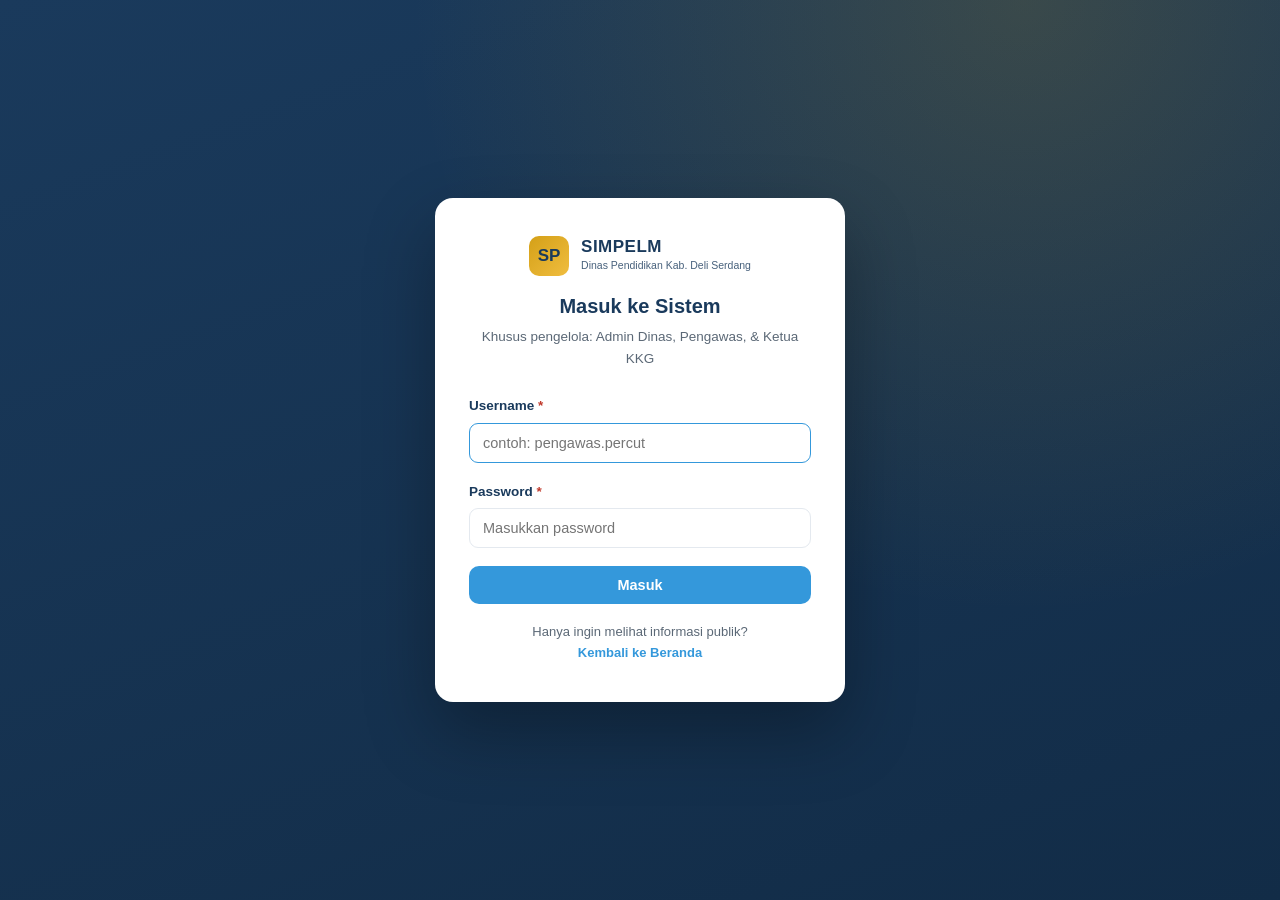
<file: profil.html>
<!DOCTYPE html>
<html lang="id">
<head>
<meta charset="UTF-8" />
<meta name="viewport" content="width=device-width, initial-scale=1.0" />
<title>Profil — SIMPELM</title>
<link rel="stylesheet" href="assets/css/app.css" />
</head>
<body>
<header id="navbar"></header>

<section class="page-head">
  <div class="container">
    <span class="kicker">Akun Saya</span>
    <h1>Profil Pengguna</h1>
  </div>
</section>

<main class="page-body">
  <div class="container narrow">
    <div class="card">
      <h2 style="color:var(--navy);font-size:18px;margin-bottom:16px">Informasi Akun</h2>
      <div id="info"></div>
    </div>

    <div class="card">
      <h2 style="color:var(--navy);font-size:18px;margin-bottom:16px">Ganti Password</h2>
      <form id="pwForm">
        <div class="field"><label>Password Lama <span class="req">*</span></label><input type="password" id="oldPassword" required /></div>
        <div class="field"><label>Password Baru <span class="req">*</span></label><input type="password" id="newPassword" required /><div class="hint">Minimal 8 karakter.</div></div>
        <div class="field"><label>Konfirmasi Password Baru <span class="req">*</span></label><input type="password" id="confirm" required /></div>
        <button type="submit" class="btn btn-primary">Simpan Password Baru</button>
      </form>
    </div>
  </div>
</main>

<footer id="footer"></footer>

<script src="assets/js/config.js"></script>
<script src="assets/js/app.js"></script>
<script>
  const sess = requireAuth();
  if (sess) {
    document.addEventListener("DOMContentLoaded", () => {
      const R = CONFIG.ROLES[sess.role] || { label: sess.role };
      document.getElementById("info").innerHTML = `
        <div style="display:grid;gap:10px">
          <div><b>Nama:</b> ${escapeHtml(sess.nama || "-")}</div>
          <div><b>Username:</b> ${escapeHtml(sess.username || "-")}</div>
          <div><b>Peran:</b> <span class="role-badge ${R.badge}">${R.label}</span></div>
          ${sess.kecamatan ? `<div><b>Kecamatan:</b> ${escapeHtml(sess.kecamatan)}</div>` : ""}
          ${sess.sekolah ? `<div><b>Sekolah:</b> ${escapeHtml(sess.sekolah)}</div>` : ""}
        </div>`;
      document.getElementById("pwForm").addEventListener("submit", changePw);
    });
  }

  async function changePw(e) {
    e.preventDefault();
    const oldPassword = document.getElementById("oldPassword").value;
    const newPassword = document.getElementById("newPassword").value;
    const confirm = document.getElementById("confirm").value;
    if (newPassword.length < 8) return UI.toast("Password baru minimal 8 karakter.", "error");
    if (newPassword !== confirm) return UI.toast("Konfirmasi password tidak cocok.", "error");
    UI.loading(true);
    try {
      await API.call("changePassword", { oldPassword, newPassword }, { auth: true });
      UI.toast("Password berhasil diganti.", "success");
      document.getElementById("pwForm").reset();
    } catch (err) { UI.toast(err.message, "error", 4000); }
    finally { UI.loading(false); }
  }
</script>
</body>
</html>
</file>
<file: assets/css/app.css>
/* ==========================================================================
   SIMPELM — Shared Design System
   Dinas Pendidikan Kabupaten Deli Serdang
   ========================================================================== */

:root {
  --navy: #1A3A5C;
  --navy-dark: #122c47;
  --gold: #D4A017;
  --accent: #3498DB;

  --m1: #2E6DA4;   /* Bimtek - biru */
  --m2: #1E6B40;   /* Pendampingan - hijau */
  --m3: #E67E22;   /* KKG Daring - oranye */
  --m4: #6C3483;   /* Modul Ajar - ungu */
  --dash: #1A3A5C; /* Dashboard - biru tua */

  --ink: #2b3440;
  --muted: #5b6876;
  --line: #e4e9ef;
  --bg: #f6f8fb;
  --white: #ffffff;
  --danger: #c0392b;
  --success: #1E6B40;
  --warn: #E67E22;

  --radius: 14px;
  --shadow: 0 10px 30px rgba(26, 58, 92, 0.08);
  --shadow-hover: 0 16px 40px rgba(26, 58, 92, 0.15);

  --role-super: #6C3483;
  --role-admin: #1A3A5C;
  --role-pengawas: #1E6B40;
  --role-kkg: #2E6DA4;
}

* { margin: 0; padding: 0; box-sizing: border-box; }
html { scroll-behavior: smooth; }
body {
  font-family: 'Segoe UI', Arial, Helvetica, sans-serif;
  color: var(--ink);
  background: var(--bg);
  line-height: 1.6;
  -webkit-font-smoothing: antialiased;
}
a { text-decoration: none; color: inherit; }
img { max-width: 100%; display: block; }

.container { width: 100%; max-width: 1140px; margin: 0 auto; padding: 0 20px; }
.narrow { max-width: 560px; }

/* ---------- Navbar ---------- */
.navbar {
  position: sticky; top: 0; z-index: 100;
  background: var(--navy); color: #fff;
  box-shadow: 0 2px 16px rgba(0, 0, 0, 0.15);
}
.nav-inner { display: flex; align-items: center; justify-content: space-between; height: 64px; }
.brand { display: flex; align-items: center; gap: 12px; }
.brand-logo {
  width: 40px; height: 40px; border-radius: 10px;
  background: linear-gradient(135deg, var(--gold), #f0bd3f);
  color: var(--navy); display: grid; place-items: center;
  font-weight: 800; font-size: 17px; flex-shrink: 0;
}
.brand-text strong { display: block; font-size: 17px; letter-spacing: .5px; line-height: 1.1; }
.brand-text span { display: block; font-size: 10.5px; opacity: .8; }

.nav-links { display: flex; align-items: center; gap: 4px; }
.nav-links a {
  padding: 8px 13px; border-radius: 8px; font-size: 14px; font-weight: 500;
  color: #e7eef6; transition: background .2s, color .2s; white-space: nowrap;
}
.nav-links a:hover, .nav-links a.active { background: rgba(255, 255, 255, 0.13); color: #fff; }
.nav-links a.btn-login { background: var(--gold); color: var(--navy); font-weight: 700; padding: 8px 18px; }
.nav-links a.btn-login:hover { background: #f0bd3f; }

.nav-user { display: flex; align-items: center; gap: 12px; }
.role-badge {
  font-size: 11px; font-weight: 700; letter-spacing: .4px;
  padding: 5px 12px; border-radius: 999px; color: #fff; white-space: nowrap;
}
.role-badge.super { background: var(--role-super); }
.role-badge.admin { background: var(--accent); }
.role-badge.pengawas { background: var(--role-pengawas); }
.role-badge.kkg_sekolah { background: var(--role-kkg); }
.nav-logout { cursor: pointer; }

.nav-toggle { display: none; background: none; border: none; cursor: pointer; width: 42px; height: 42px; flex-direction: column; justify-content: center; gap: 5px; }
.nav-toggle span { display: block; height: 2.5px; width: 24px; background: #fff; border-radius: 2px; }

/* ---------- Page header ---------- */
.page-head {
  color: #fff; padding: 48px 0 56px;
  background: linear-gradient(160deg, var(--ph, var(--navy)) 0%, var(--navy-dark) 130%);
}
.page-head .kicker { font-size: 12.5px; font-weight: 700; letter-spacing: 1.5px; text-transform: uppercase; opacity: .85; }
.page-head h1 { font-size: clamp(1.6rem, 3.4vw, 2.3rem); margin: 8px 0 10px; letter-spacing: -.5px; }
.page-head p { color: #d3deea; max-width: 640px; font-size: 15.5px; }
.page-body { padding: 40px 0 70px; }

/* ---------- Buttons ---------- */
.btn {
  display: inline-flex; align-items: center; justify-content: center; gap: 8px;
  padding: 11px 22px; border-radius: 10px; font-size: 14.5px; font-weight: 700;
  cursor: pointer; border: none; transition: transform .15s, box-shadow .2s, background .2s, opacity .2s;
  font-family: inherit;
}
.btn:hover { transform: translateY(-1px); }
.btn:disabled { opacity: .55; cursor: not-allowed; transform: none; }
.btn-primary { background: var(--accent); color: #fff; }
.btn-primary:hover { background: #2c81c4; }
.btn-gold { background: var(--gold); color: var(--navy); }
.btn-gold:hover { background: #f0bd3f; }
.btn-ghost { background: #fff; color: var(--navy); border: 1.5px solid var(--line); }
.btn-ghost:hover { border-color: var(--accent); color: var(--accent); }
.btn-danger { background: var(--danger); color: #fff; }
.btn-sm { padding: 7px 14px; font-size: 13px; border-radius: 8px; }
.btn-block { width: 100%; }

/* ---------- Cards ---------- */
.card { background: #fff; border-radius: var(--radius); box-shadow: var(--shadow); padding: 26px; }
.card + .card { margin-top: 22px; }

/* ---------- Stat cards ---------- */
.stat-grid { display: grid; grid-template-columns: repeat(auto-fit, minmax(180px, 1fr)); gap: 20px; }
.stat-card {
  background: #fff; border-radius: var(--radius); padding: 22px 24px; box-shadow: var(--shadow);
  border-left: 5px solid var(--sc, var(--navy)); position: relative;
}
.stat-card .stat-ico { position: absolute; top: 20px; right: 20px; width: 40px; height: 40px; border-radius: 10px; display: grid; place-items: center; background: var(--sc-soft, #eef3f8); color: var(--sc, var(--navy)); }
.stat-card .stat-ico svg { width: 22px; height: 22px; }
.stat-card .num { font-size: 34px; font-weight: 800; color: var(--navy); line-height: 1; }
.stat-card .lbl { font-size: 13.5px; color: var(--muted); margin-top: 8px; max-width: 80%; }

/* ---------- Section titles ---------- */
.sec-title { display: flex; align-items: center; justify-content: space-between; flex-wrap: wrap; gap: 14px; margin: 36px 0 18px; }
.sec-title h2 { font-size: 20px; color: var(--navy); }
.sec-title .sub { font-size: 13.5px; color: var(--muted); }

/* ---------- Toolbar / filters ---------- */
.toolbar { display: flex; flex-wrap: wrap; gap: 12px; align-items: flex-end; margin-bottom: 22px; }
.toolbar .grow { flex: 1; min-width: 180px; }

/* ---------- Forms ---------- */
.field { margin-bottom: 18px; }
.field label { display: block; font-size: 13.5px; font-weight: 600; color: var(--navy); margin-bottom: 6px; }
.field label .req { color: var(--danger); }
.field .hint { font-size: 12px; color: var(--muted); margin-top: 5px; }
.field .err { font-size: 12.5px; color: var(--danger); margin-top: 5px; display: none; }
.field.invalid .err { display: block; }
.field.invalid input, .field.invalid textarea, .field.invalid select { border-color: var(--danger); }
input, textarea, select {
  width: 100%; padding: 11px 13px; border: 1.5px solid var(--line); border-radius: 9px;
  font-size: 14.5px; font-family: inherit; color: var(--ink); background: #fff; transition: border-color .2s;
}
input:focus, textarea:focus, select:focus { outline: none; border-color: var(--accent); }
textarea { resize: vertical; min-height: 92px; }
.form-grid { display: grid; grid-template-columns: 1fr 1fr; gap: 0 20px; }
.form-grid .full { grid-column: 1 / -1; }
.char-count { font-size: 11.5px; color: var(--muted); text-align: right; margin-top: 4px; }

/* ---------- Tables ---------- */
.table-wrap { background: #fff; border-radius: var(--radius); box-shadow: var(--shadow); overflow: hidden; }
table { width: 100%; border-collapse: collapse; }
thead th {
  background: var(--navy); color: #fff; font-size: 12.5px; font-weight: 700; text-transform: uppercase;
  letter-spacing: .4px; text-align: left; padding: 13px 16px; white-space: nowrap;
}
tbody td { padding: 13px 16px; font-size: 14px; border-bottom: 1px solid var(--line); vertical-align: top; }
tbody tr:last-child td { border-bottom: none; }
tbody tr:hover { background: #f9fbfd; }
.table-actions { display: flex; gap: 6px; }
.pagination { display: flex; align-items: center; justify-content: space-between; padding: 14px 16px; border-top: 1px solid var(--line); font-size: 13.5px; color: var(--muted); flex-wrap: wrap; gap: 10px; }
.pagination .pages { display: flex; gap: 6px; }
.page-btn { padding: 6px 12px; border: 1.5px solid var(--line); border-radius: 8px; background: #fff; cursor: pointer; font-size: 13px; }
.page-btn:hover:not(:disabled) { border-color: var(--accent); }
.page-btn.active { background: var(--navy); color: #fff; border-color: var(--navy); }
.page-btn:disabled { opacity: .45; cursor: not-allowed; }

/* ---------- Badges / chips ---------- */
.chip { display: inline-block; font-size: 11.5px; font-weight: 700; padding: 3px 10px; border-radius: 999px; }
.chip-blue { background: #e7f0f8; color: var(--m1); }
.chip-green { background: #e6f2eb; color: var(--m2); }
.chip-orange { background: #fdf0e3; color: var(--m3); }
.chip-purple { background: #f1e8f5; color: var(--m4); }
.chip-gray { background: #eef0f3; color: var(--muted); }
.chip-active { background: #e6f2eb; color: var(--m2); }
.chip-inactive { background: #fdecea; color: var(--danger); }

/* ---------- Module/grid cards (public listings) ---------- */
.grid-2 { display: grid; grid-template-columns: repeat(auto-fill, minmax(330px, 1fr)); gap: 22px; }
.list-card { background: #fff; border-radius: var(--radius); box-shadow: var(--shadow); padding: 22px; border-top: 4px solid var(--lc, var(--navy)); display: flex; flex-direction: column; transition: transform .2s, box-shadow .2s; }
.list-card:hover { transform: translateY(-3px); box-shadow: var(--shadow-hover); }
.list-card h3 { font-size: 17px; color: var(--navy); margin-bottom: 8px; }
.list-card .meta { font-size: 12.5px; color: var(--muted); display: flex; flex-wrap: wrap; gap: 8px 16px; margin-bottom: 12px; }
.list-card .meta b { color: var(--ink); font-weight: 600; }
.list-card p.desc { font-size: 14px; color: #44505d; flex-grow: 1; margin-bottom: 14px; }
.link-row { display: flex; flex-wrap: wrap; gap: 8px; }
.link-pill { display: inline-flex; align-items: center; gap: 6px; font-size: 12.5px; font-weight: 700; padding: 7px 13px; border-radius: 8px; background: #eef3f8; color: var(--navy); }
.link-pill:hover { background: var(--accent); color: #fff; }

/* ---------- Empty / loading states ---------- */
.empty-state { text-align: center; padding: 56px 20px; color: var(--muted); }
.empty-state svg { width: 56px; height: 56px; opacity: .35; margin-bottom: 14px; }
.empty-state h3 { color: var(--navy); font-size: 17px; margin-bottom: 6px; }
.empty-state p { font-size: 14px; }

/* ---------- Spinner overlay ---------- */
.spinner-overlay { position: fixed; inset: 0; background: rgba(255,255,255,.6); backdrop-filter: blur(2px); display: none; place-items: center; z-index: 9000; }
.spinner-overlay.show { display: grid; }
.spinner { width: 46px; height: 46px; border: 4px solid var(--line); border-top-color: var(--accent); border-radius: 50%; animation: spin .8s linear infinite; }
@keyframes spin { to { transform: rotate(360deg); } }

/* ---------- Toast ---------- */
.toast-wrap { position: fixed; right: 20px; bottom: 20px; z-index: 9500; display: flex; flex-direction: column; gap: 10px; }
.toast { min-width: 260px; max-width: 360px; background: #fff; border-radius: 11px; box-shadow: 0 12px 34px rgba(0,0,0,.18); padding: 14px 16px; display: flex; gap: 11px; align-items: flex-start; border-left: 5px solid var(--muted); animation: toastIn .3s ease; }
.toast.success { border-left-color: var(--success); }
.toast.error { border-left-color: var(--danger); }
.toast.info { border-left-color: var(--accent); }
.toast .t-ico { font-weight: 800; font-size: 16px; }
.toast.success .t-ico { color: var(--success); }
.toast.error .t-ico { color: var(--danger); }
.toast.info .t-ico { color: var(--accent); }
.toast .t-msg { font-size: 13.5px; color: var(--ink); }
@keyframes toastIn { from { opacity: 0; transform: translateX(30px); } }

/* ---------- Modal ---------- */
.modal-overlay { position: fixed; inset: 0; background: rgba(18,28,44,.55); display: none; align-items: center; justify-content: center; z-index: 9200; padding: 20px; }
.modal-overlay.show { display: flex; }
.modal { background: #fff; border-radius: 16px; width: 100%; max-width: 560px; max-height: 90vh; overflow-y: auto; box-shadow: 0 30px 70px rgba(0,0,0,.3); }
.modal-head { padding: 20px 24px; border-bottom: 1px solid var(--line); display: flex; align-items: center; justify-content: space-between; }
.modal-head h3 { font-size: 18px; color: var(--navy); }
.modal-close { background: none; border: none; font-size: 24px; cursor: pointer; color: var(--muted); line-height: 1; }
.modal-body { padding: 24px; }
.modal-foot { padding: 16px 24px; border-top: 1px solid var(--line); display: flex; justify-content: flex-end; gap: 10px; }
.modal.confirm { max-width: 420px; }

/* ---------- Login page ---------- */
.auth-wrap { min-height: 100vh; display: grid; place-items: center; padding: 30px 18px; background: radial-gradient(circle at 80% 0%, rgba(212,160,23,.18), transparent 45%), linear-gradient(160deg, var(--navy), var(--navy-dark)); }
.auth-card { background: #fff; width: 100%; max-width: 410px; border-radius: 18px; box-shadow: 0 30px 70px rgba(0,0,0,.3); padding: 38px 34px; }
.auth-card .brand { justify-content: center; margin-bottom: 8px; }
.auth-card .brand-text strong, .auth-card .brand-text span { color: var(--navy); }
.auth-card h2 { text-align: center; color: var(--navy); font-size: 20px; margin: 14px 0 4px; }
.auth-card .sub { text-align: center; color: var(--muted); font-size: 13.5px; margin-bottom: 26px; }
.auth-foot { text-align: center; margin-top: 18px; font-size: 13px; color: var(--muted); }
.auth-foot a { color: var(--accent); font-weight: 600; }

/* ---------- Footer ---------- */
.app-footer { background: var(--navy-dark); color: #aebccd; padding: 26px 0; font-size: 13px; }
.app-footer .container { display: flex; justify-content: space-between; flex-wrap: wrap; gap: 10px; align-items: center; }
.app-footer .src { background: rgba(255,255,255,.06); padding: 4px 12px; border-radius: 999px; }

/* ---------- Expandable (KKG kecamatan) ---------- */
.accordion { background: #fff; border-radius: var(--radius); box-shadow: var(--shadow); overflow: hidden; margin-bottom: 14px; }
.acc-head { display: flex; align-items: center; justify-content: space-between; padding: 16px 20px; cursor: pointer; border-left: 5px solid var(--m3); }
.acc-head h3 { font-size: 16px; color: var(--navy); }
.acc-head .acc-meta { font-size: 12.5px; color: var(--muted); }
.acc-head .caret { transition: transform .25s; }
.accordion.open .acc-head .caret { transform: rotate(180deg); }
.acc-body { display: none; padding: 4px 20px 18px; }
.accordion.open .acc-body { display: block; }
.rayon-row { display: flex; flex-wrap: wrap; align-items: center; justify-content: space-between; gap: 12px; padding: 14px 0; border-top: 1px dashed var(--line); }
.rayon-row .r-info b { color: var(--navy); }
.rayon-row .r-info .time { font-size: 13px; color: var(--muted); }

.hidden { display: none !important; }
.text-muted { color: var(--muted); }
.mt-0 { margin-top: 0; }

/* ---------- Responsive ---------- */
@media (max-width: 820px) {
  .nav-toggle { display: flex; }
  .nav-links {
    position: absolute; top: 64px; left: 0; right: 0; flex-direction: column; align-items: stretch;
    gap: 2px; background: var(--navy-dark); padding: 12px 16px 18px; display: none;
    box-shadow: 0 14px 24px rgba(0,0,0,.25);
  }
  .nav-links.open { display: flex; }
  .nav-links a { padding: 12px 14px; }
  .nav-user { flex-direction: column; align-items: stretch; gap: 8px; margin-top: 6px; }
  .form-grid { grid-template-columns: 1fr; }
  .table-wrap { overflow-x: auto; }
  table { min-width: 620px; }
}
</file>
